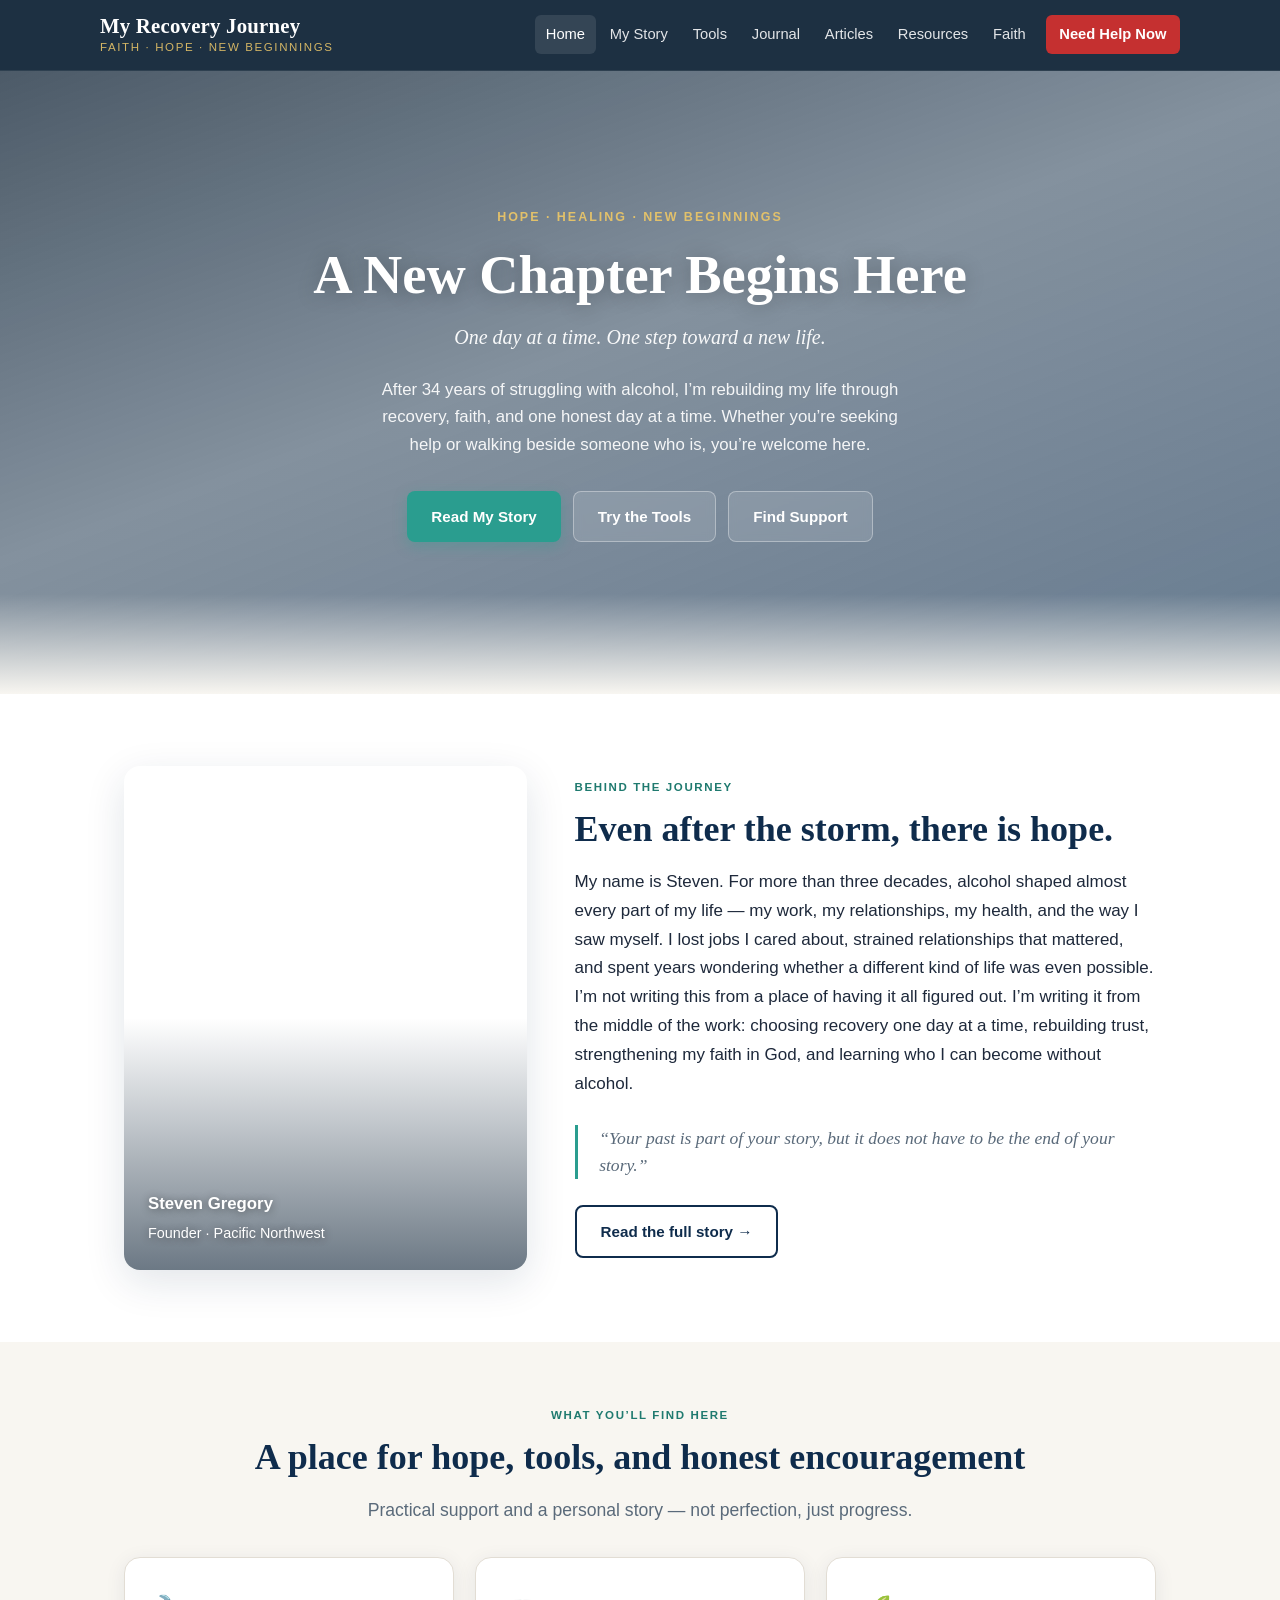
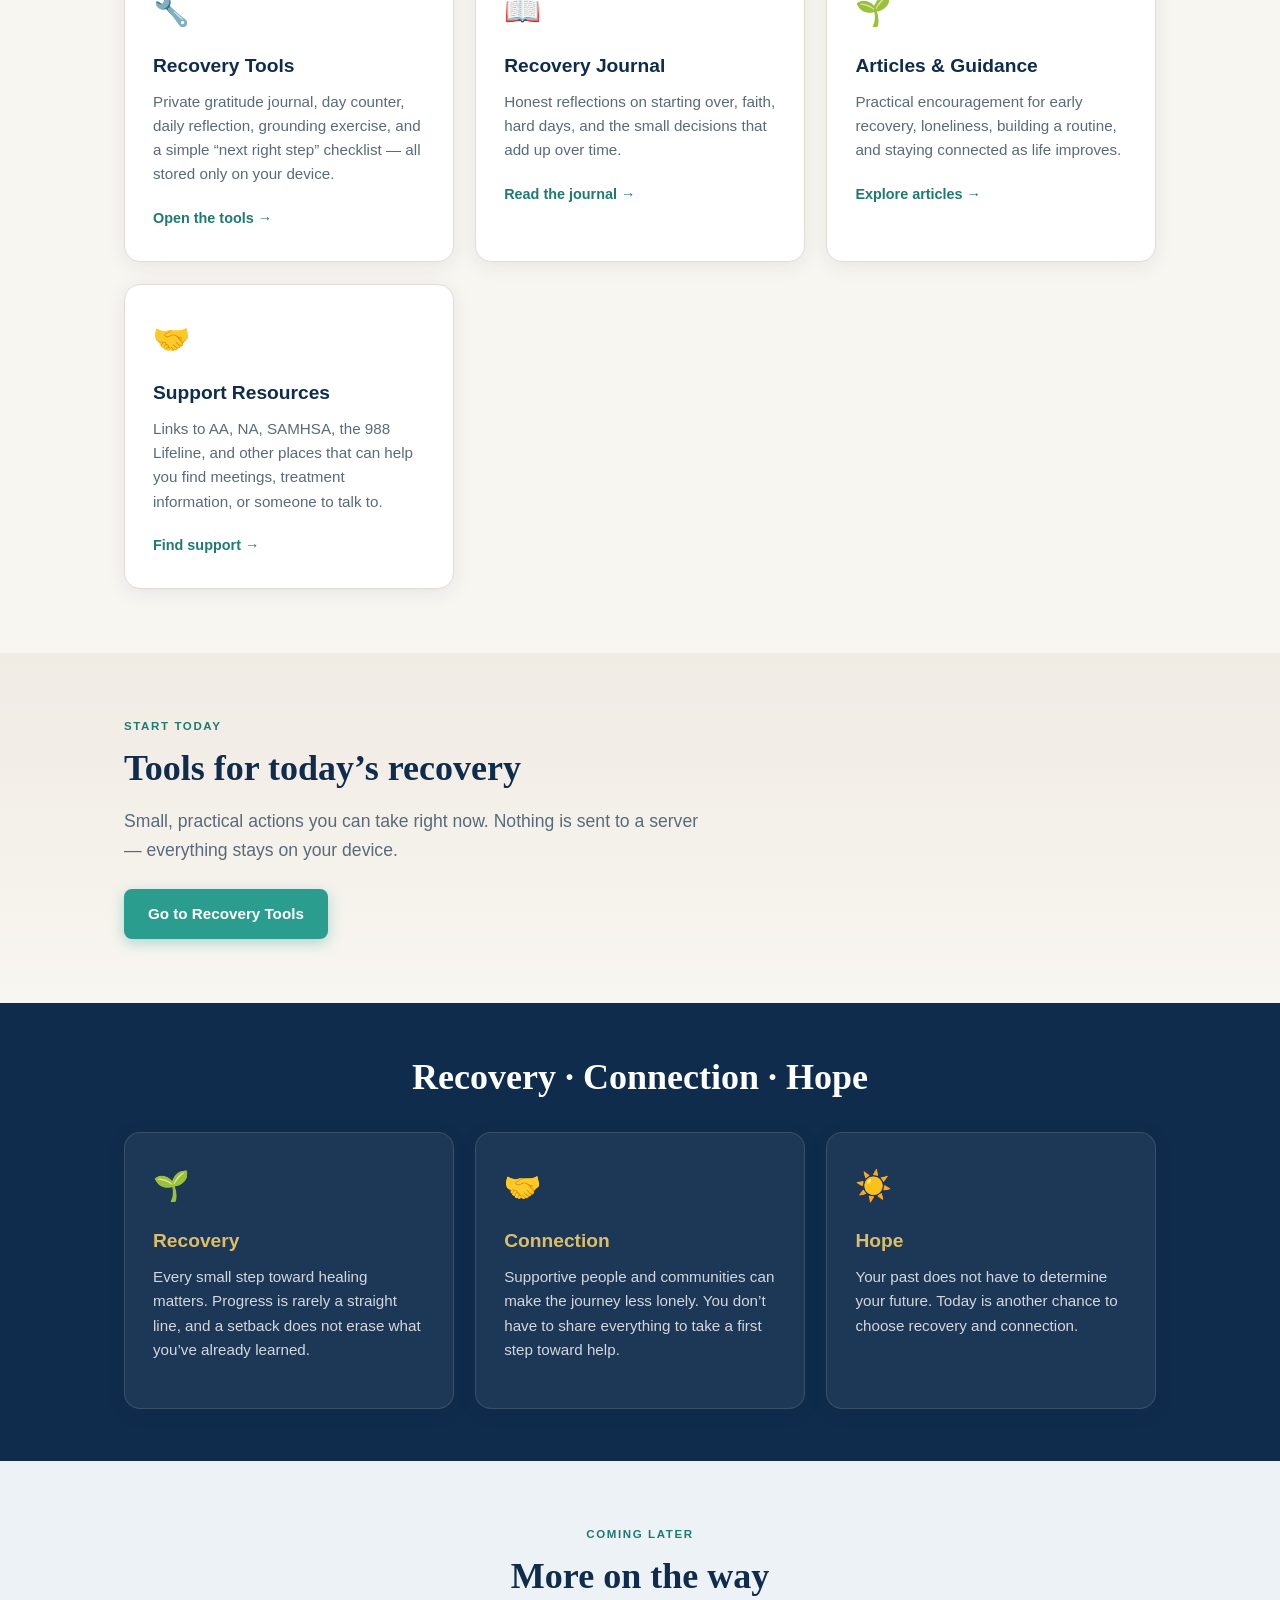
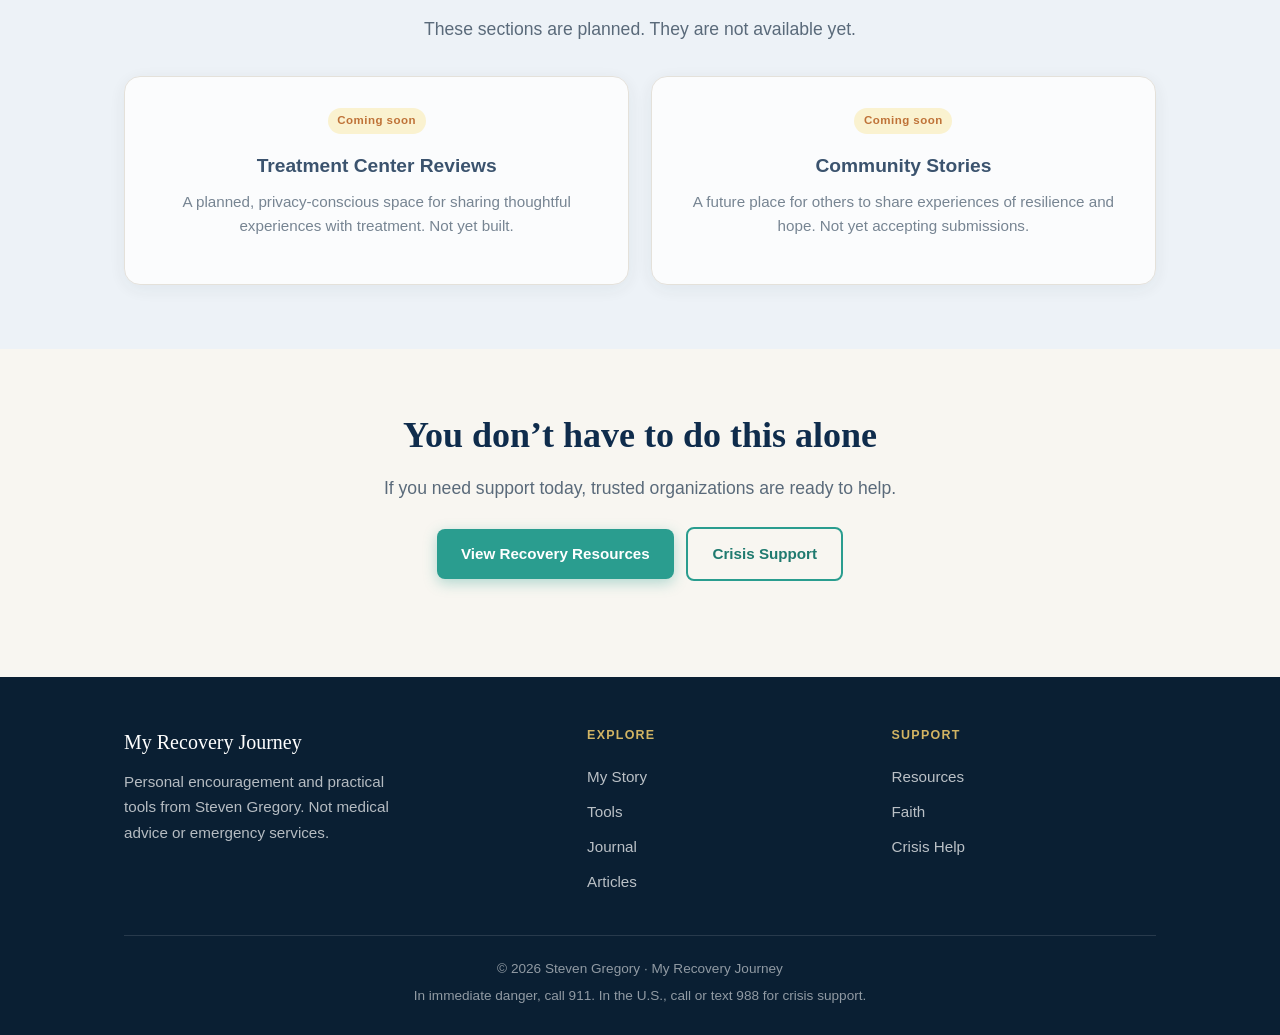
<file: index.html>
<!DOCTYPE html>
<html lang="en">
<head>
  <meta charset="UTF-8" />
  <meta name="viewport" content="width=device-width, initial-scale=1" />
  <title>My Recovery Journey | Steven Gregory</title>
  <meta name="description" content="After 34 years with alcohol, Steven is rebuilding his life through recovery, faith, and one honest day at a time. Practical tools, personal story, and resources." />
  <link rel="stylesheet" href="css/styles.css" />
</head>
<body>
  <header class="site-header">
    <div class="container header-inner">
      <a href="index.html" class="logo">
        My Recovery Journey
        <span>Faith · Hope · New Beginnings</span>
      </a>
      <button class="nav-toggle" aria-label="Menu" aria-expanded="false">☰</button>
      <nav class="main-nav">
        <a href="index.html">Home</a>
        <a href="my-journey.html">My Story</a>
        <a href="recovery-tools.html">Tools</a>
        <a href="journal.html">Journal</a>
        <a href="articles.html">Articles</a>
        <a href="resources.html">Resources</a>
        <a href="faith.html">Faith</a>
        <a href="resources.html#crisis" class="crisis-btn">Need Help Now</a>
      </nav>
    </div>
  </header>

  <section class="hero">
    <div class="container hero-content">
      <p class="hero-tag">Hope · Healing · New Beginnings</p>
      <h1>A New Chapter Begins Here</h1>
      <p class="tagline">One day at a time. One step toward a new life.</p>
      <p class="intro">
        After 34 years of struggling with alcohol, I’m rebuilding my life through recovery, faith, and one honest day at a time. Whether you’re seeking help or walking beside someone who is, you’re welcome here.
      </p>
      <div class="hero-actions">
        <a href="my-journey.html" class="btn btn-primary">Read My Story</a>
        <a href="recovery-tools.html" class="btn btn-secondary">Try the Tools</a>
        <a href="resources.html" class="btn btn-secondary">Find Support</a>
      </div>
    </div>
  </section>

  <section class="story-section">
    <div class="container">
      <div class="story-grid">
        <div class="story-photo">
          <div class="photo-caption">
            <strong>Steven Gregory</strong>
            Founder · Pacific Northwest
          </div>
        </div>
        <div class="story-content">
          <p class="section-label">Behind the Journey</p>
          <h2>Even after the storm, there is hope.</h2>
          <p>
            My name is Steven. For more than three decades, alcohol shaped almost every part of my life — my work, my relationships, my health, and the way I saw myself. I lost jobs I cared about, strained relationships that mattered, and spent years wondering whether a different kind of life was even possible.
          </p>
          <p>
            I’m not writing this from a place of having it all figured out. I’m writing it from the middle of the work: choosing recovery one day at a time, rebuilding trust, strengthening my faith in God, and learning who I can become without alcohol.
          </p>
          <blockquote>
            “Your past is part of your story, but it does not have to be the end of your story.”
          </blockquote>
          <a href="my-journey.html" class="btn btn-outline">Read the full story →</a>
        </div>
      </div>
    </div>
  </section>

  <section>
    <div class="container">
      <p class="section-label text-center">What You’ll Find Here</p>
      <h2 class="text-center">A place for hope, tools, and honest encouragement</h2>
      <p class="lead text-center" style="margin: 0 auto 0.5rem;">Practical support and a personal story — not perfection, just progress.</p>

      <div class="card-grid">
        <div class="card">
          <div class="card-icon">🔧</div>
          <h3>Recovery Tools</h3>
          <p>Private gratitude journal, day counter, daily reflection, grounding exercise, and a simple “next right step” checklist — all stored only on your device.</p>
          <a href="recovery-tools.html" class="card-link">Open the tools →</a>
        </div>
        <div class="card">
          <div class="card-icon">📖</div>
          <h3>Recovery Journal</h3>
          <p>Honest reflections on starting over, faith, hard days, and the small decisions that add up over time.</p>
          <a href="journal.html" class="card-link">Read the journal →</a>
        </div>
        <div class="card">
          <div class="card-icon">🌱</div>
          <h3>Articles &amp; Guidance</h3>
          <p>Practical encouragement for early recovery, loneliness, building a routine, and staying connected as life improves.</p>
          <a href="articles.html" class="card-link">Explore articles →</a>
        </div>
        <div class="card">
          <div class="card-icon">🤝</div>
          <h3>Support Resources</h3>
          <p>Links to AA, NA, SAMHSA, the 988 Lifeline, and other places that can help you find meetings, treatment information, or someone to talk to.</p>
          <a href="resources.html" class="card-link">Find support →</a>
        </div>
      </div>
    </div>
  </section>

  <section class="tools-section">
    <div class="container">
      <p class="section-label">Start Today</p>
      <h2>Tools for today’s recovery</h2>
      <p class="lead">Small, practical actions you can take right now. Nothing is sent to a server — everything stays on your device.</p>
      <div class="mt-3">
        <a href="recovery-tools.html" class="btn btn-primary">Go to Recovery Tools</a>
      </div>
    </div>
  </section>

  <section class="values-strip">
    <div class="container">
      <h2>Recovery · Connection · Hope</h2>
      <div class="card-grid">
        <div class="card">
          <div class="card-icon">🌱</div>
          <h3>Recovery</h3>
          <p>Every small step toward healing matters. Progress is rarely a straight line, and a setback does not erase what you’ve already learned.</p>
        </div>
        <div class="card">
          <div class="card-icon">🤝</div>
          <h3>Connection</h3>
          <p>Supportive people and communities can make the journey less lonely. You don’t have to share everything to take a first step toward help.</p>
        </div>
        <div class="card">
          <div class="card-icon">☀️</div>
          <h3>Hope</h3>
          <p>Your past does not have to determine your future. Today is another chance to choose recovery and connection.</p>
        </div>
      </div>
    </div>
  </section>

  <section style="background:#edf2f7;">
    <div class="container text-center">
      <p class="section-label">Coming Later</p>
      <h2>More on the way</h2>
      <p class="lead" style="margin:0 auto 1.5rem;">These sections are planned. They are not available yet.</p>
      <div class="card-grid">
        <div class="card coming-soon">
          <span class="badge">Coming soon</span>
          <h3 class="mt-2">Treatment Center Reviews</h3>
          <p>A planned, privacy-conscious space for sharing thoughtful experiences with treatment. Not yet built.</p>
        </div>
        <div class="card coming-soon">
          <span class="badge">Coming soon</span>
          <h3 class="mt-2">Community Stories</h3>
          <p>A future place for others to share experiences of resilience and hope. Not yet accepting submissions.</p>
        </div>
      </div>
    </div>
  </section>

  <section>
    <div class="container text-center">
      <h2>You don’t have to do this alone</h2>
      <p class="lead" style="margin:0 auto 1.5rem;">If you need support today, trusted organizations are ready to help.</p>
      <a href="resources.html" class="btn btn-primary">View Recovery Resources</a>
      <a href="resources.html#crisis" class="btn btn-teal-outline" style="margin-left:0.5rem;">Crisis Support</a>
    </div>
  </section>

  <footer class="site-footer">
    <div class="container">
      <div class="footer-grid">
        <div>
          <div class="footer-brand">My Recovery Journey</div>
          <p style="font-size:0.95rem;opacity:0.85;max-width:280px;">
            Personal encouragement and practical tools from Steven Gregory. Not medical advice or emergency services.
          </p>
        </div>
        <div class="footer-links">
          <h4>Explore</h4>
          <a href="my-journey.html">My Story</a>
          <a href="recovery-tools.html">Tools</a>
          <a href="journal.html">Journal</a>
          <a href="articles.html">Articles</a>
        </div>
        <div class="footer-links">
          <h4>Support</h4>
          <a href="resources.html">Resources</a>
          <a href="faith.html">Faith</a>
          <a href="resources.html#crisis">Crisis Help</a>
        </div>
      </div>
      <div class="footer-bottom">
        <p>© 2026 Steven Gregory · My Recovery Journey</p>
        <p style="margin-top:0.35rem;">In immediate danger, call 911. In the U.S., call or text 988 for crisis support.</p>
      </div>
    </div>
  </footer>

  <script src="js/main.js"></script>
</body>
</html>
</file>
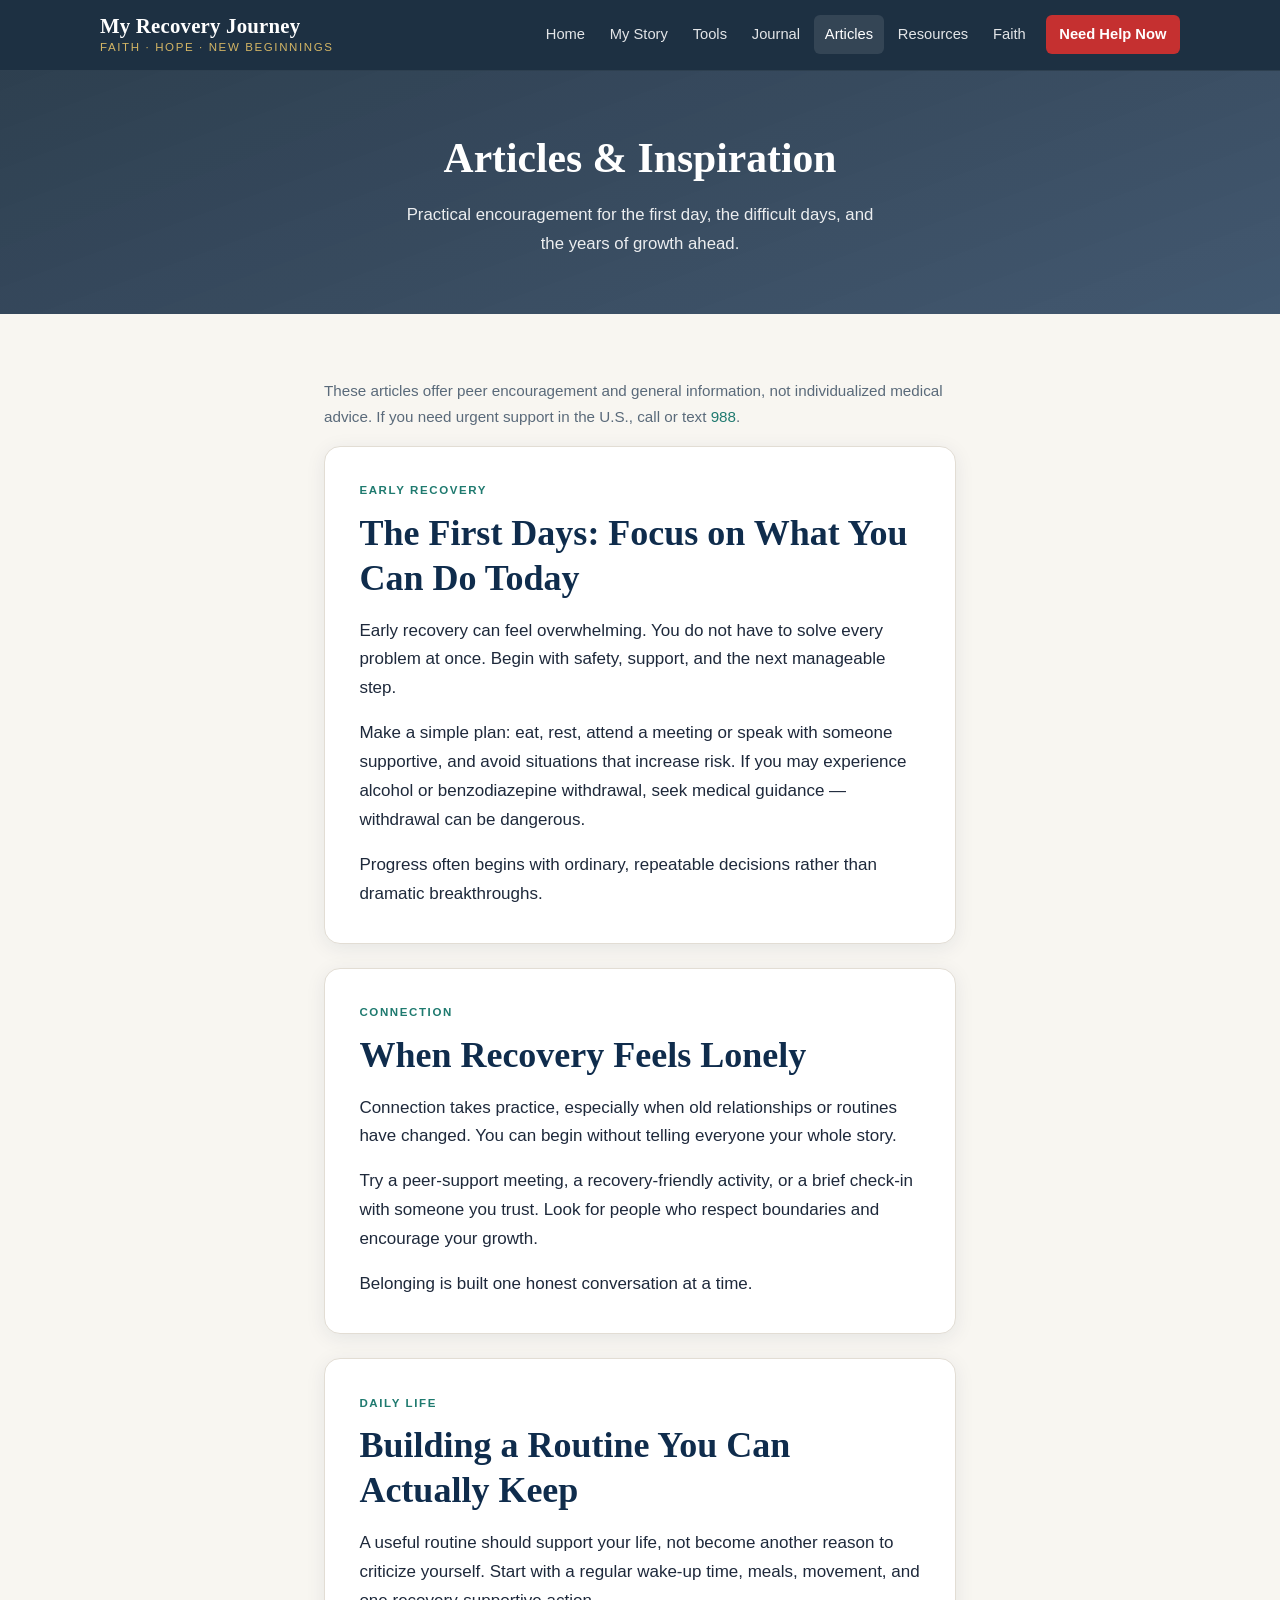
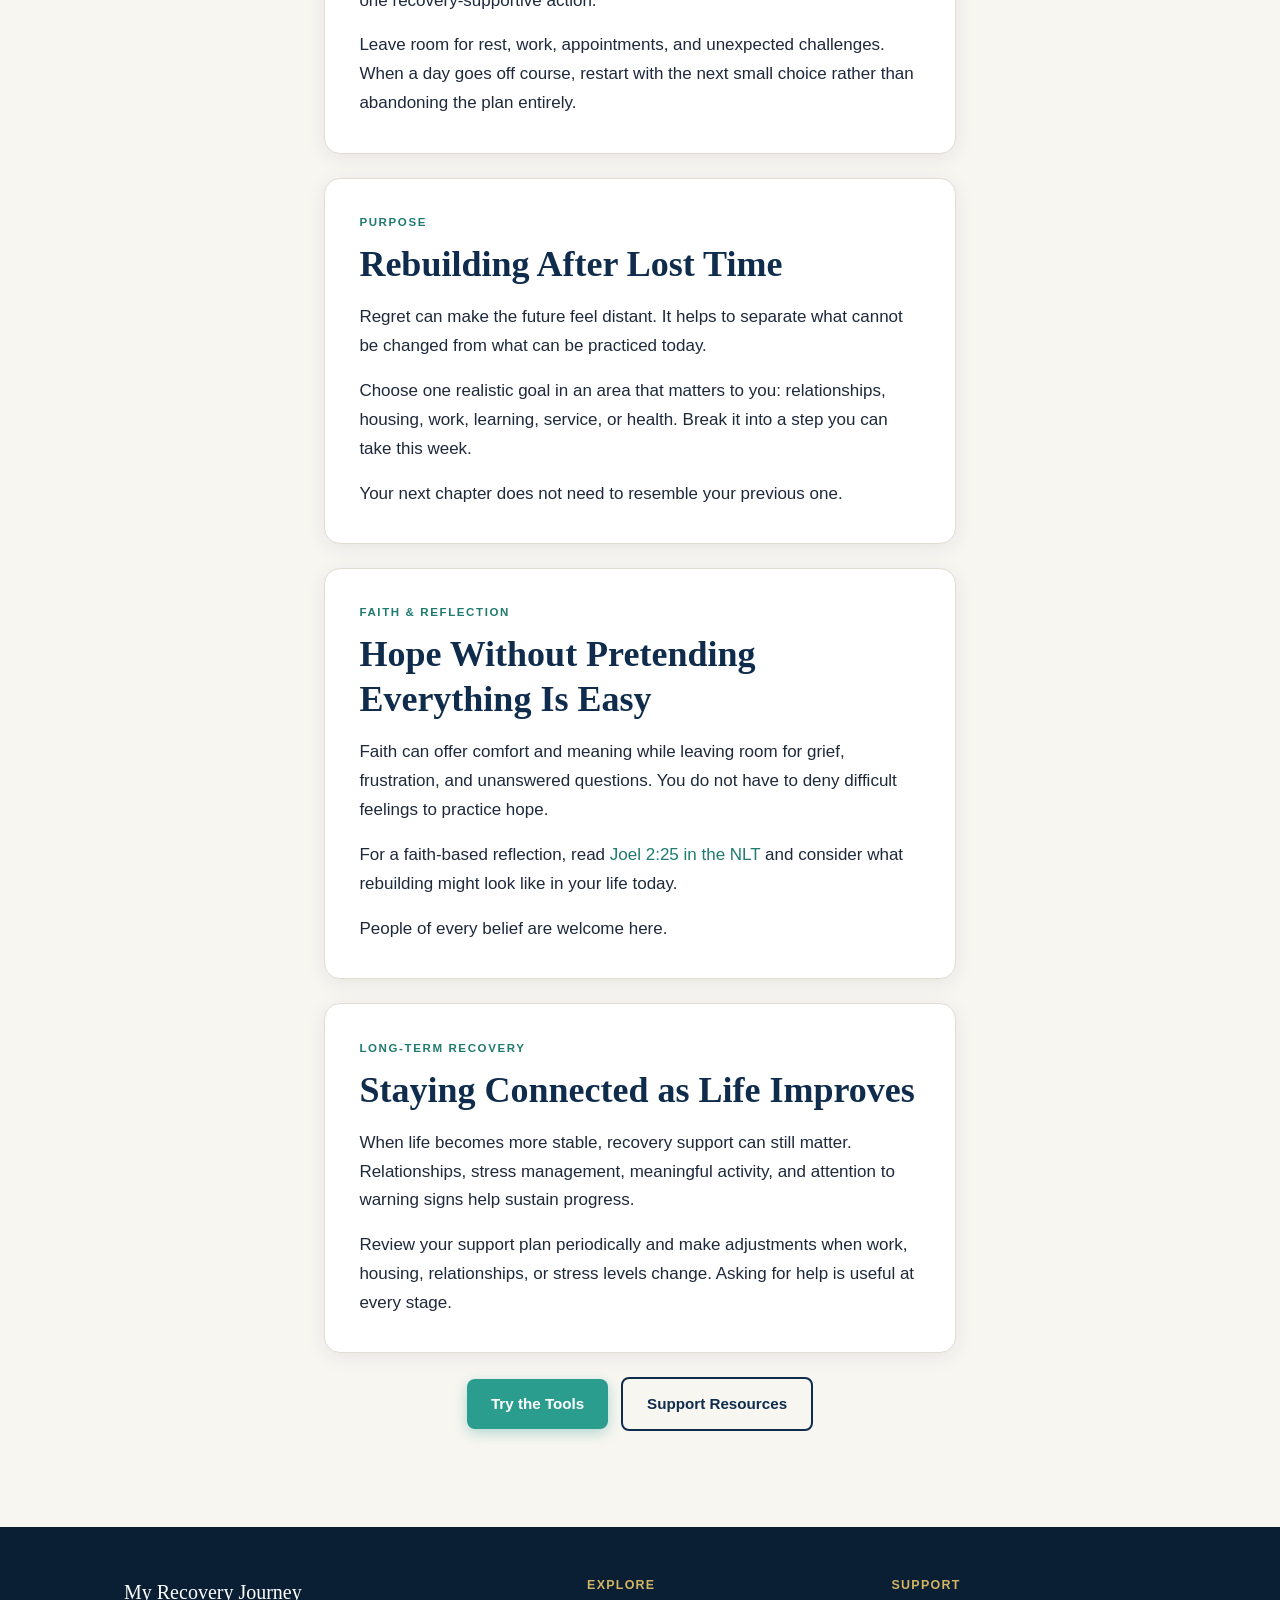
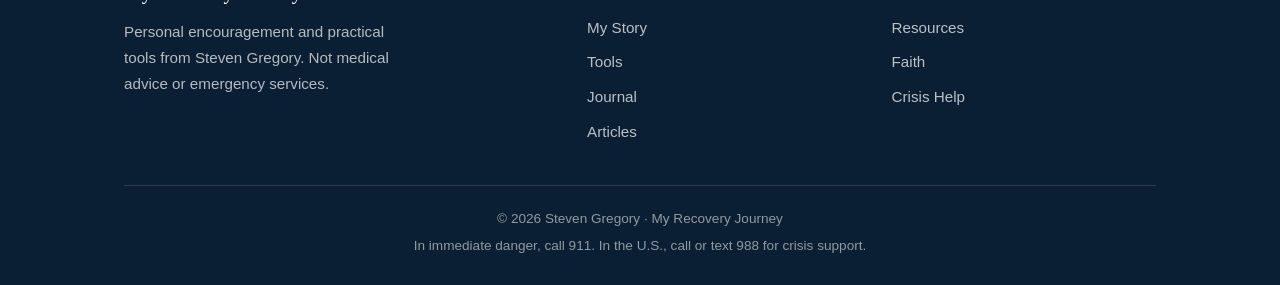
<file: articles.html>
<!DOCTYPE html>
<html lang="en">
<head>
  <meta charset="UTF-8" />
  <meta name="viewport" content="width=device-width, initial-scale=1" />
  <title>Articles &amp; Inspiration | My Recovery Journey</title>
  <meta name="description" content="Practical recovery articles on early days, loneliness, routines, rebuilding after lost time, and staying connected." />
  <link rel="stylesheet" href="css/styles.css" />
</head>
<body>
  <header class="site-header">
    <div class="container header-inner">
      <a href="index.html" class="logo">
        My Recovery Journey
        <span>Faith · Hope · New Beginnings</span>
      </a>
      <button class="nav-toggle" aria-label="Menu" aria-expanded="false">☰</button>
      <nav class="main-nav">
        <a href="index.html">Home</a>
        <a href="my-journey.html">My Story</a>
        <a href="recovery-tools.html">Tools</a>
        <a href="journal.html">Journal</a>
        <a href="articles.html">Articles</a>
        <a href="resources.html">Resources</a>
        <a href="faith.html">Faith</a>
        <a href="resources.html#crisis" class="crisis-btn">Need Help Now</a>
      </nav>
    </div>
  </header>

  <div class="page-hero">
    <div class="container">
      <h1>Articles &amp; Inspiration</h1>
      <p>Practical encouragement for the first day, the difficult days, and the years of growth ahead.</p>
    </div>
  </div>

  <section>
    <div class="container container-narrow">
      <p class="muted mb-2" style="font-size:0.95rem;">
        These articles offer peer encouragement and general information, not individualized medical advice. If you need urgent support in the U.S., call or text <a href="https://988lifeline.org/" target="_blank" rel="noopener">988</a>.
      </p>

      <div class="content-block">
        <p class="section-label">Early recovery</p>
        <h2>The First Days: Focus on What You Can Do Today</h2>
        <p>
          Early recovery can feel overwhelming. You do not have to solve every problem at once. Begin with safety, support, and the next manageable step.
        </p>
        <p>
          Make a simple plan: eat, rest, attend a meeting or speak with someone supportive, and avoid situations that increase risk. If you may experience alcohol or benzodiazepine withdrawal, seek medical guidance — withdrawal can be dangerous.
        </p>
        <p>
          Progress often begins with ordinary, repeatable decisions rather than dramatic breakthroughs.
        </p>
      </div>

      <div class="content-block">
        <p class="section-label">Connection</p>
        <h2>When Recovery Feels Lonely</h2>
        <p>
          Connection takes practice, especially when old relationships or routines have changed. You can begin without telling everyone your whole story.
        </p>
        <p>
          Try a peer-support meeting, a recovery-friendly activity, or a brief check-in with someone you trust. Look for people who respect boundaries and encourage your growth.
        </p>
        <p>
          Belonging is built one honest conversation at a time.
        </p>
      </div>

      <div class="content-block">
        <p class="section-label">Daily life</p>
        <h2>Building a Routine You Can Actually Keep</h2>
        <p>
          A useful routine should support your life, not become another reason to criticize yourself. Start with a regular wake-up time, meals, movement, and one recovery-supportive action.
        </p>
        <p>
          Leave room for rest, work, appointments, and unexpected challenges. When a day goes off course, restart with the next small choice rather than abandoning the plan entirely.
        </p>
      </div>

      <div class="content-block">
        <p class="section-label">Purpose</p>
        <h2>Rebuilding After Lost Time</h2>
        <p>
          Regret can make the future feel distant. It helps to separate what cannot be changed from what can be practiced today.
        </p>
        <p>
          Choose one realistic goal in an area that matters to you: relationships, housing, work, learning, service, or health. Break it into a step you can take this week.
        </p>
        <p>
          Your next chapter does not need to resemble your previous one.
        </p>
      </div>

      <div class="content-block">
        <p class="section-label">Faith &amp; reflection</p>
        <h2>Hope Without Pretending Everything Is Easy</h2>
        <p>
          Faith can offer comfort and meaning while leaving room for grief, frustration, and unanswered questions. You do not have to deny difficult feelings to practice hope.
        </p>
        <p>
          For a faith-based reflection, read <a href="https://www.biblegateway.com/passage/?search=Joel%202%3A25&version=NLT" target="_blank" rel="noopener">Joel 2:25 in the NLT</a> and consider what rebuilding might look like in your life today.
        </p>
        <p>
          People of every belief are welcome here.
        </p>
      </div>

      <div class="content-block">
        <p class="section-label">Long-term recovery</p>
        <h2>Staying Connected as Life Improves</h2>
        <p>
          When life becomes more stable, recovery support can still matter. Relationships, stress management, meaningful activity, and attention to warning signs help sustain progress.
        </p>
        <p>
          Review your support plan periodically and make adjustments when work, housing, relationships, or stress levels change. Asking for help is useful at every stage.
        </p>
      </div>

      <p class="text-center mt-3">
        <a href="recovery-tools.html" class="btn btn-primary">Try the Tools</a>
        <a href="resources.html" class="btn btn-outline" style="margin-left:0.5rem;">Support Resources</a>
      </p>
    </div>
  </section>

  <footer class="site-footer">
    <div class="container">
      <div class="footer-grid">
        <div>
          <div class="footer-brand">My Recovery Journey</div>
          <p style="font-size:0.95rem;opacity:0.85;max-width:280px;">
            Personal encouragement and practical tools from Steven Gregory. Not medical advice or emergency services.
          </p>
        </div>
        <div class="footer-links">
          <h4>Explore</h4>
          <a href="my-journey.html">My Story</a>
          <a href="recovery-tools.html">Tools</a>
          <a href="journal.html">Journal</a>
          <a href="articles.html">Articles</a>
        </div>
        <div class="footer-links">
          <h4>Support</h4>
          <a href="resources.html">Resources</a>
          <a href="faith.html">Faith</a>
          <a href="resources.html#crisis">Crisis Help</a>
        </div>
      </div>
      <div class="footer-bottom">
        <p>© 2026 Steven Gregory · My Recovery Journey</p>
        <p style="margin-top:0.35rem;">In immediate danger, call 911. In the U.S., call or text 988 for crisis support.</p>
      </div>
    </div>
  </footer>

  <script src="js/main.js"></script>
</body>
</html>
</file>
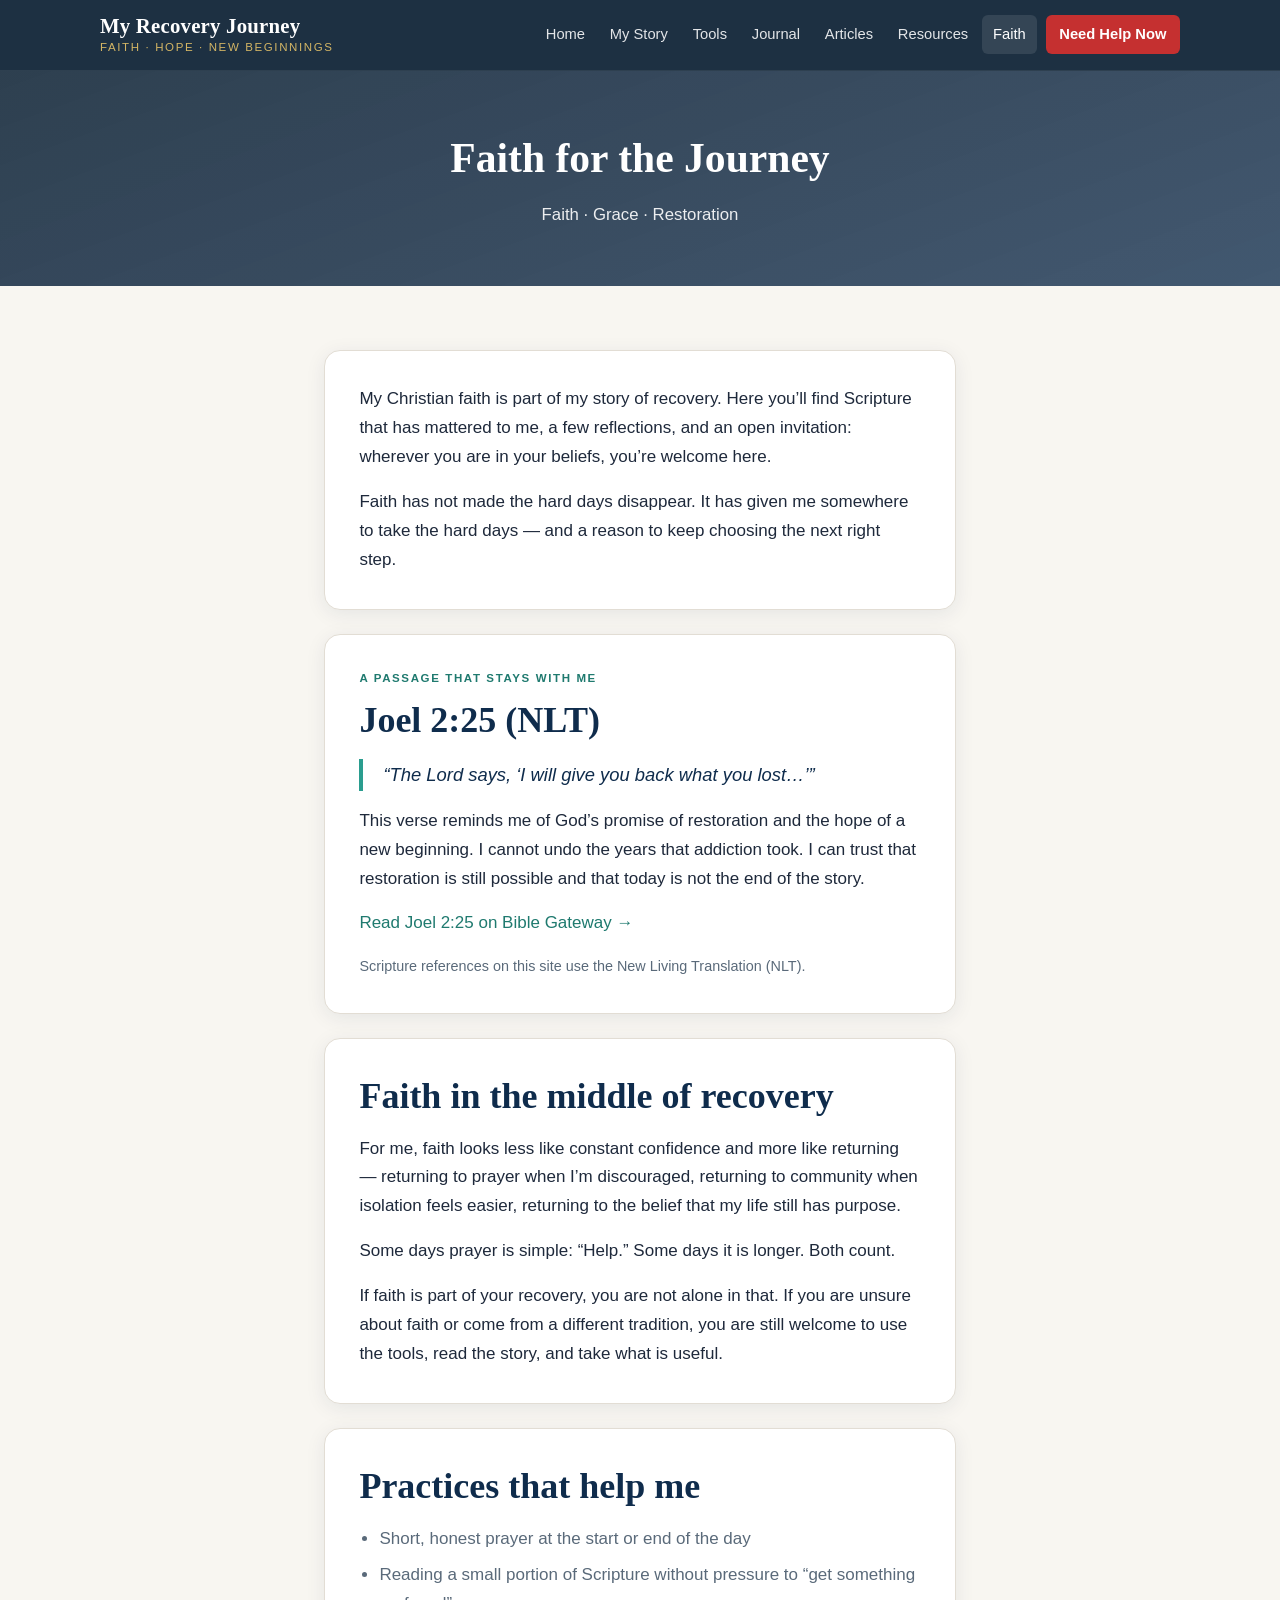
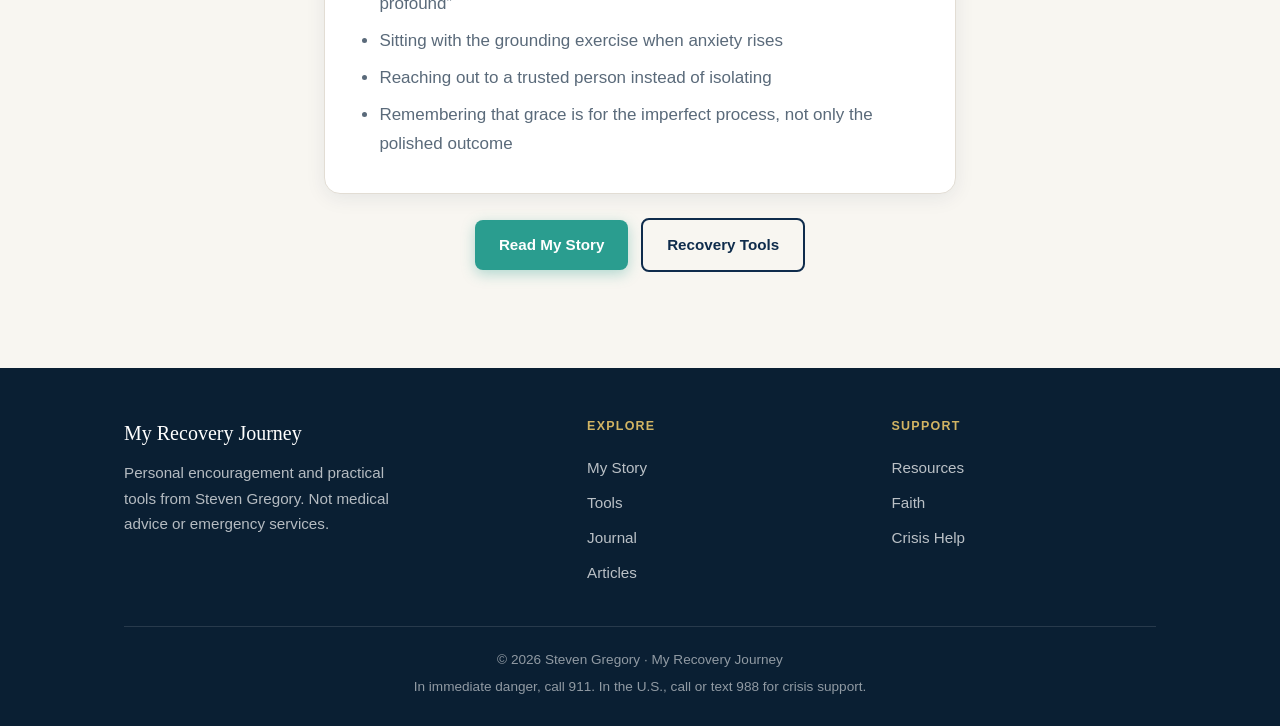
<file: faith.html>
<!DOCTYPE html>
<html lang="en">
<head>
  <meta charset="UTF-8" />
  <meta name="viewport" content="width=device-width, initial-scale=1" />
  <title>Faith for the Journey | My Recovery Journey</title>
  <meta name="description" content="Christian faith as part of recovery — Scripture, reflection, and welcome for people of every belief." />
  <link rel="stylesheet" href="css/styles.css" />
</head>
<body>
  <header class="site-header">
    <div class="container header-inner">
      <a href="index.html" class="logo">
        My Recovery Journey
        <span>Faith · Hope · New Beginnings</span>
      </a>
      <button class="nav-toggle" aria-label="Menu" aria-expanded="false">☰</button>
      <nav class="main-nav">
        <a href="index.html">Home</a>
        <a href="my-journey.html">My Story</a>
        <a href="recovery-tools.html">Tools</a>
        <a href="journal.html">Journal</a>
        <a href="articles.html">Articles</a>
        <a href="resources.html">Resources</a>
        <a href="faith.html">Faith</a>
        <a href="resources.html#crisis" class="crisis-btn">Need Help Now</a>
      </nav>
    </div>
  </header>

  <div class="page-hero">
    <div class="container">
      <h1>Faith for the Journey</h1>
      <p>Faith · Grace · Restoration</p>
    </div>
  </div>

  <section>
    <div class="container container-narrow">
      <div class="content-block">
        <p>
          My Christian faith is part of my story of recovery. Here you’ll find Scripture that has mattered to me, a few reflections, and an open invitation: wherever you are in your beliefs, you’re welcome here.
        </p>
        <p>
          Faith has not made the hard days disappear. It has given me somewhere to take the hard days — and a reason to keep choosing the next right step.
        </p>
      </div>

      <div class="content-block">
        <p class="section-label">A passage that stays with me</p>
        <h2>Joel 2:25 (NLT)</h2>
        <blockquote style="border-left:4px solid var(--teal);padding-left:1.25rem;margin:1rem 0;font-size:1.15rem;font-style:italic;color:var(--navy);">
          “The Lord says, ‘I will give you back what you lost…’”
        </blockquote>
        <p>
          This verse reminds me of God’s promise of restoration and the hope of a new beginning. I cannot undo the years that addiction took. I can trust that restoration is still possible and that today is not the end of the story.
        </p>
        <p>
          <a href="https://www.biblegateway.com/passage/?search=Joel%202%3A25&version=NLT" target="_blank" rel="noopener">Read Joel 2:25 on Bible Gateway →</a>
        </p>
        <p class="muted mt-2" style="font-size:0.9rem;">
          Scripture references on this site use the New Living Translation (NLT).
        </p>
      </div>

      <div class="content-block">
        <h2>Faith in the middle of recovery</h2>
        <p>
          For me, faith looks less like constant confidence and more like returning — returning to prayer when I’m discouraged, returning to community when isolation feels easier, returning to the belief that my life still has purpose.
        </p>
        <p>
          Some days prayer is simple: “Help.” Some days it is longer. Both count.
        </p>
        <p>
          If faith is part of your recovery, you are not alone in that. If you are unsure about faith or come from a different tradition, you are still welcome to use the tools, read the story, and take what is useful.
        </p>
      </div>

      <div class="content-block">
        <h2>Practices that help me</h2>
        <ul style="margin-left:1.25rem;color:var(--text-muted);">
          <li style="margin-bottom:0.5rem;">Short, honest prayer at the start or end of the day</li>
          <li style="margin-bottom:0.5rem;">Reading a small portion of Scripture without pressure to “get something profound”</li>
          <li style="margin-bottom:0.5rem;">Sitting with the grounding exercise when anxiety rises</li>
          <li style="margin-bottom:0.5rem;">Reaching out to a trusted person instead of isolating</li>
          <li>Remembering that grace is for the imperfect process, not only the polished outcome</li>
        </ul>
      </div>

      <p class="text-center mt-3">
        <a href="my-journey.html" class="btn btn-primary">Read My Story</a>
        <a href="recovery-tools.html" class="btn btn-outline" style="margin-left:0.5rem;">Recovery Tools</a>
      </p>
    </div>
  </section>

  <footer class="site-footer">
    <div class="container">
      <div class="footer-grid">
        <div>
          <div class="footer-brand">My Recovery Journey</div>
          <p style="font-size:0.95rem;opacity:0.85;max-width:280px;">
            Personal encouragement and practical tools from Steven Gregory. Not medical advice or emergency services.
          </p>
        </div>
        <div class="footer-links">
          <h4>Explore</h4>
          <a href="my-journey.html">My Story</a>
          <a href="recovery-tools.html">Tools</a>
          <a href="journal.html">Journal</a>
          <a href="articles.html">Articles</a>
        </div>
        <div class="footer-links">
          <h4>Support</h4>
          <a href="resources.html">Resources</a>
          <a href="faith.html">Faith</a>
          <a href="resources.html#crisis">Crisis Help</a>
        </div>
      </div>
      <div class="footer-bottom">
        <p>© 2026 Steven Gregory · My Recovery Journey</p>
        <p style="margin-top:0.35rem;">In immediate danger, call 911. In the U.S., call or text 988 for crisis support.</p>
      </div>
    </div>
  </footer>

  <script src="js/main.js"></script>
</body>
</html>
</file>
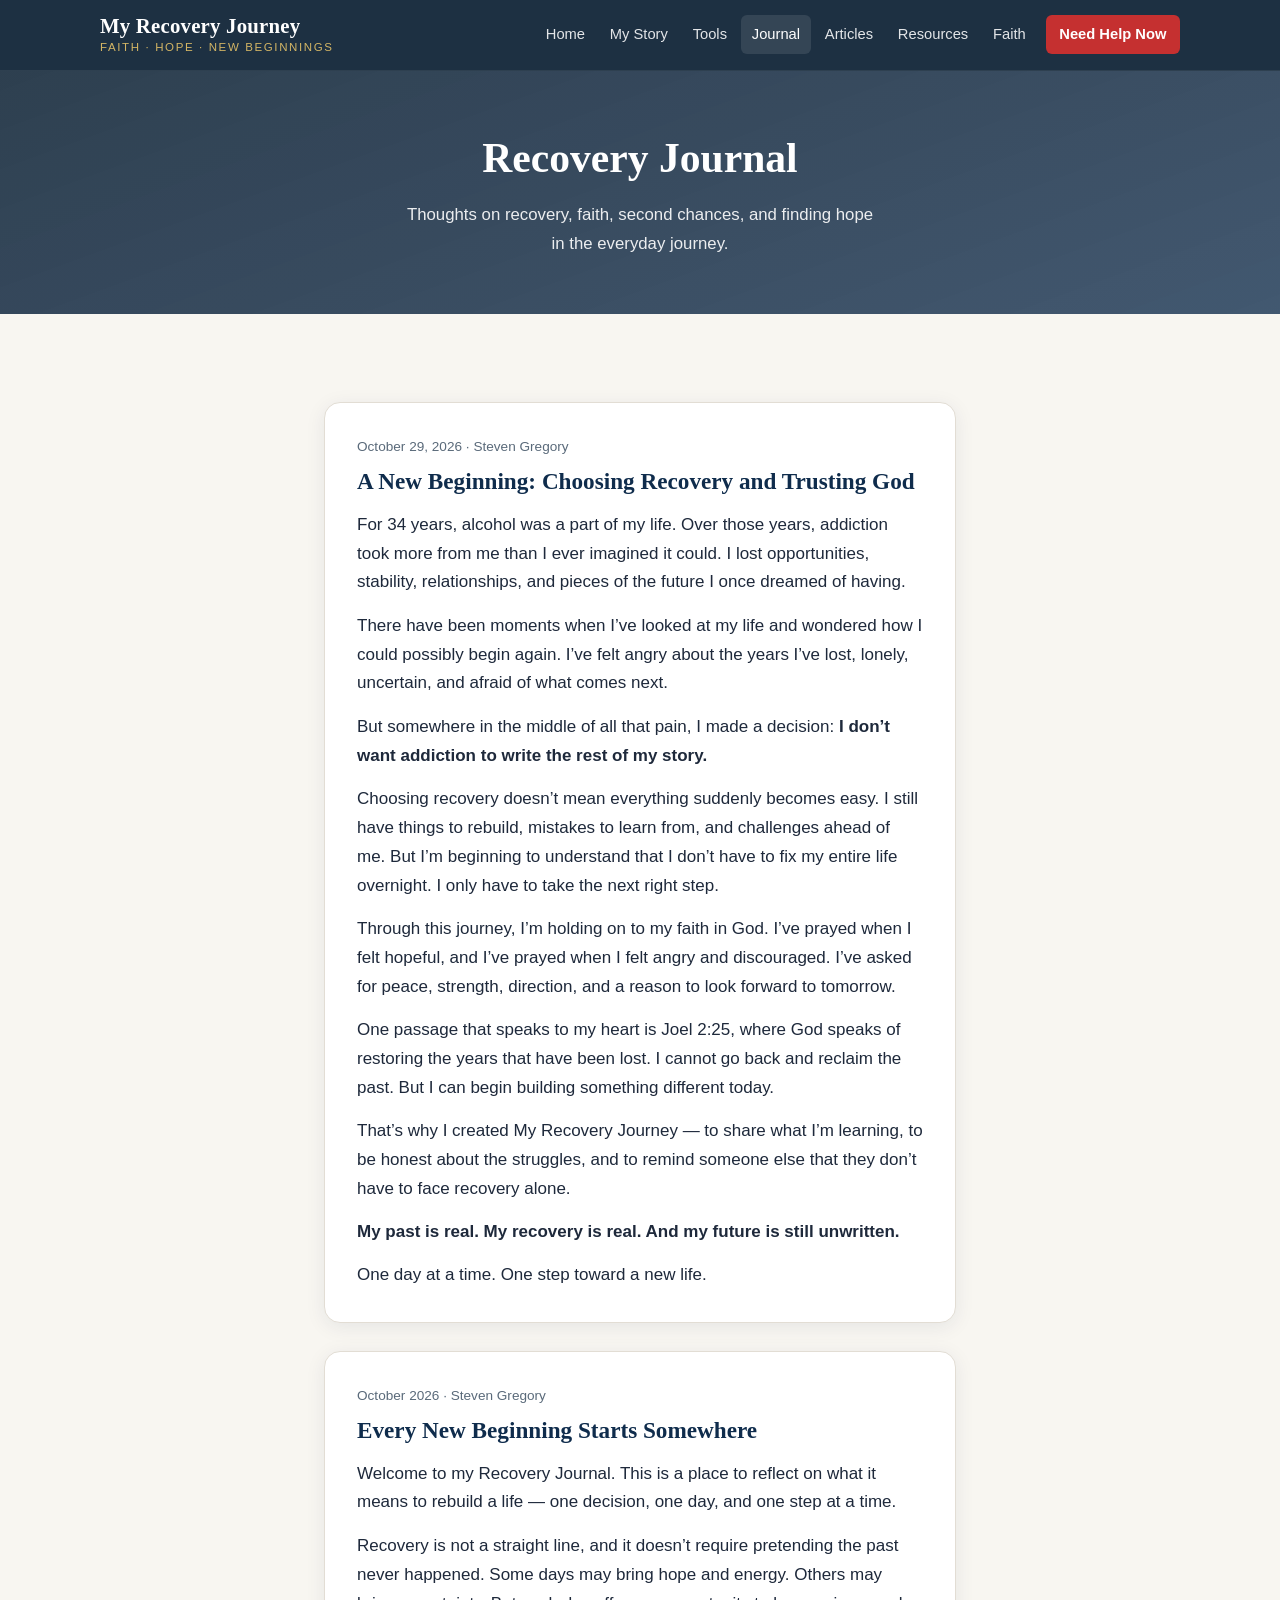
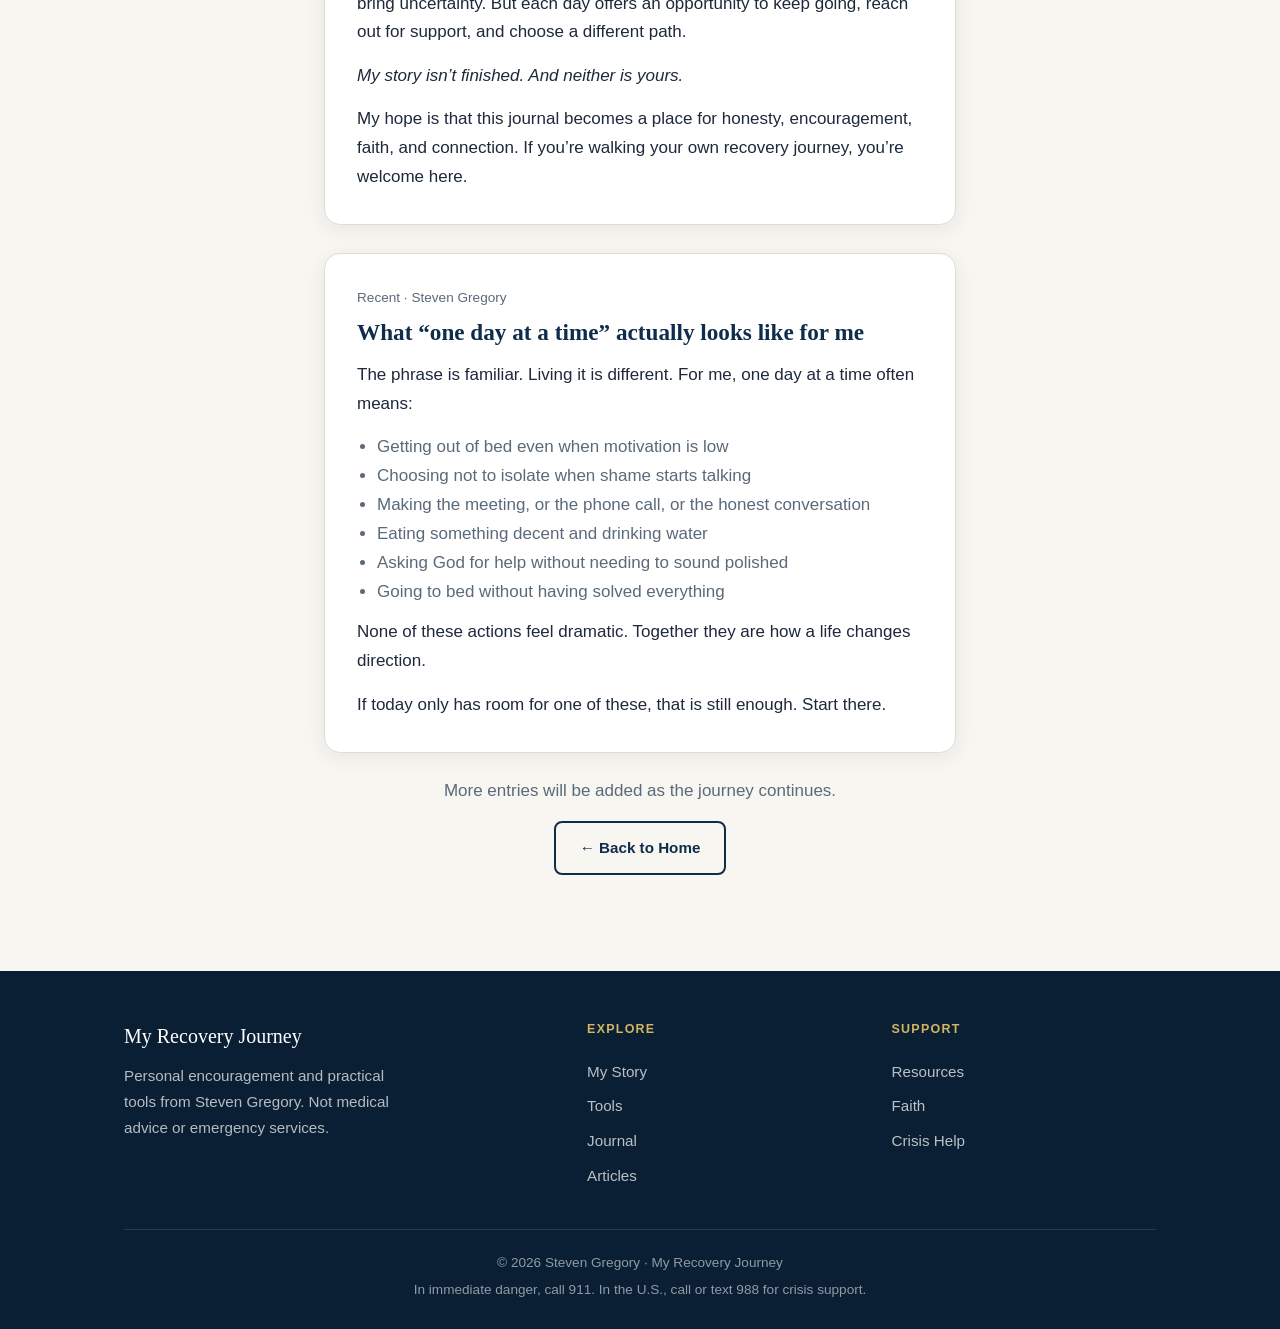
<file: journal.html>
<!DOCTYPE html>
<html lang="en">
<head>
  <meta charset="UTF-8" />
  <meta name="viewport" content="width=device-width, initial-scale=1" />
  <title>Recovery Journal | My Recovery Journey</title>
  <meta name="description" content="Steven’s recovery journal — honest reflections on faith, second chances, and taking life one day at a time." />
  <link rel="stylesheet" href="css/styles.css" />
</head>
<body>
  <header class="site-header">
    <div class="container header-inner">
      <a href="index.html" class="logo">
        My Recovery Journey
        <span>Faith · Hope · New Beginnings</span>
      </a>
      <button class="nav-toggle" aria-label="Menu" aria-expanded="false">☰</button>
      <nav class="main-nav">
        <a href="index.html">Home</a>
        <a href="my-journey.html">My Story</a>
        <a href="recovery-tools.html">Tools</a>
        <a href="journal.html">Journal</a>
        <a href="articles.html">Articles</a>
        <a href="resources.html">Resources</a>
        <a href="faith.html">Faith</a>
        <a href="resources.html#crisis" class="crisis-btn">Need Help Now</a>
      </nav>
    </div>
  </header>

  <div class="page-hero">
    <div class="container">
      <h1>Recovery Journal</h1>
      <p>Thoughts on recovery, faith, second chances, and finding hope in the everyday journey.</p>
    </div>
  </div>

  <section>
    <div class="container container-narrow">
      <div class="post-list">

        <article class="post-card">
          <div class="post-meta">October 29, 2026 · Steven Gregory</div>
          <h2>A New Beginning: Choosing Recovery and Trusting God</h2>
          <div class="excerpt">
            <p>
              For 34 years, alcohol was a part of my life. Over those years, addiction took more from me than I ever imagined it could. I lost opportunities, stability, relationships, and pieces of the future I once dreamed of having.
            </p>
            <p>
              There have been moments when I’ve looked at my life and wondered how I could possibly begin again. I’ve felt angry about the years I’ve lost, lonely, uncertain, and afraid of what comes next.
            </p>
            <p>
              But somewhere in the middle of all that pain, I made a decision: <strong>I don’t want addiction to write the rest of my story.</strong>
            </p>
            <p>
              Choosing recovery doesn’t mean everything suddenly becomes easy. I still have things to rebuild, mistakes to learn from, and challenges ahead of me. But I’m beginning to understand that I don’t have to fix my entire life overnight. I only have to take the next right step.
            </p>
            <p>
              Through this journey, I’m holding on to my faith in God. I’ve prayed when I felt hopeful, and I’ve prayed when I felt angry and discouraged. I’ve asked for peace, strength, direction, and a reason to look forward to tomorrow.
            </p>
            <p>
              One passage that speaks to my heart is Joel 2:25, where God speaks of restoring the years that have been lost. I cannot go back and reclaim the past. But I can begin building something different today.
            </p>
            <p>
              That’s why I created My Recovery Journey — to share what I’m learning, to be honest about the struggles, and to remind someone else that they don’t have to face recovery alone.
            </p>
            <p>
              <strong>My past is real. My recovery is real. And my future is still unwritten.</strong>
            </p>
            <p>One day at a time. One step toward a new life.</p>
          </div>
        </article>

        <article class="post-card">
          <div class="post-meta">October 2026 · Steven Gregory</div>
          <h2>Every New Beginning Starts Somewhere</h2>
          <div class="excerpt">
            <p>
              Welcome to my Recovery Journal. This is a place to reflect on what it means to rebuild a life — one decision, one day, and one step at a time.
            </p>
            <p>
              Recovery is not a straight line, and it doesn’t require pretending the past never happened. Some days may bring hope and energy. Others may bring uncertainty. But each day offers an opportunity to keep going, reach out for support, and choose a different path.
            </p>
            <p>
              <em>My story isn’t finished. And neither is yours.</em>
            </p>
            <p>
              My hope is that this journal becomes a place for honesty, encouragement, faith, and connection. If you’re walking your own recovery journey, you’re welcome here.
            </p>
          </div>
        </article>

        <article class="post-card">
          <div class="post-meta">Recent · Steven Gregory</div>
          <h2>What “one day at a time” actually looks like for me</h2>
          <div class="excerpt">
            <p>
              The phrase is familiar. Living it is different. For me, one day at a time often means:
            </p>
            <ul style="margin:0.75rem 0 0.75rem 1.25rem;color:var(--text-muted);">
              <li>Getting out of bed even when motivation is low</li>
              <li>Choosing not to isolate when shame starts talking</li>
              <li>Making the meeting, or the phone call, or the honest conversation</li>
              <li>Eating something decent and drinking water</li>
              <li>Asking God for help without needing to sound polished</li>
              <li>Going to bed without having solved everything</li>
            </ul>
            <p>
              None of these actions feel dramatic. Together they are how a life changes direction.
            </p>
            <p>
              If today only has room for one of these, that is still enough. Start there.
            </p>
          </div>
        </article>

      </div>

      <p class="text-center mt-3 muted">More entries will be added as the journey continues.</p>
      <p class="text-center mt-2">
        <a href="index.html" class="btn btn-outline">← Back to Home</a>
      </p>
    </div>
  </section>

  <footer class="site-footer">
    <div class="container">
      <div class="footer-grid">
        <div>
          <div class="footer-brand">My Recovery Journey</div>
          <p style="font-size:0.95rem;opacity:0.85;max-width:280px;">
            Personal encouragement and practical tools from Steven Gregory. Not medical advice or emergency services.
          </p>
        </div>
        <div class="footer-links">
          <h4>Explore</h4>
          <a href="my-journey.html">My Story</a>
          <a href="recovery-tools.html">Tools</a>
          <a href="journal.html">Journal</a>
          <a href="articles.html">Articles</a>
        </div>
        <div class="footer-links">
          <h4>Support</h4>
          <a href="resources.html">Resources</a>
          <a href="faith.html">Faith</a>
          <a href="resources.html#crisis">Crisis Help</a>
        </div>
      </div>
      <div class="footer-bottom">
        <p>© 2026 Steven Gregory · My Recovery Journey</p>
        <p style="margin-top:0.35rem;">In immediate danger, call 911. In the U.S., call or text 988 for crisis support.</p>
      </div>
    </div>
  </footer>

  <script src="js/main.js"></script>
</body>
</html>
</file>
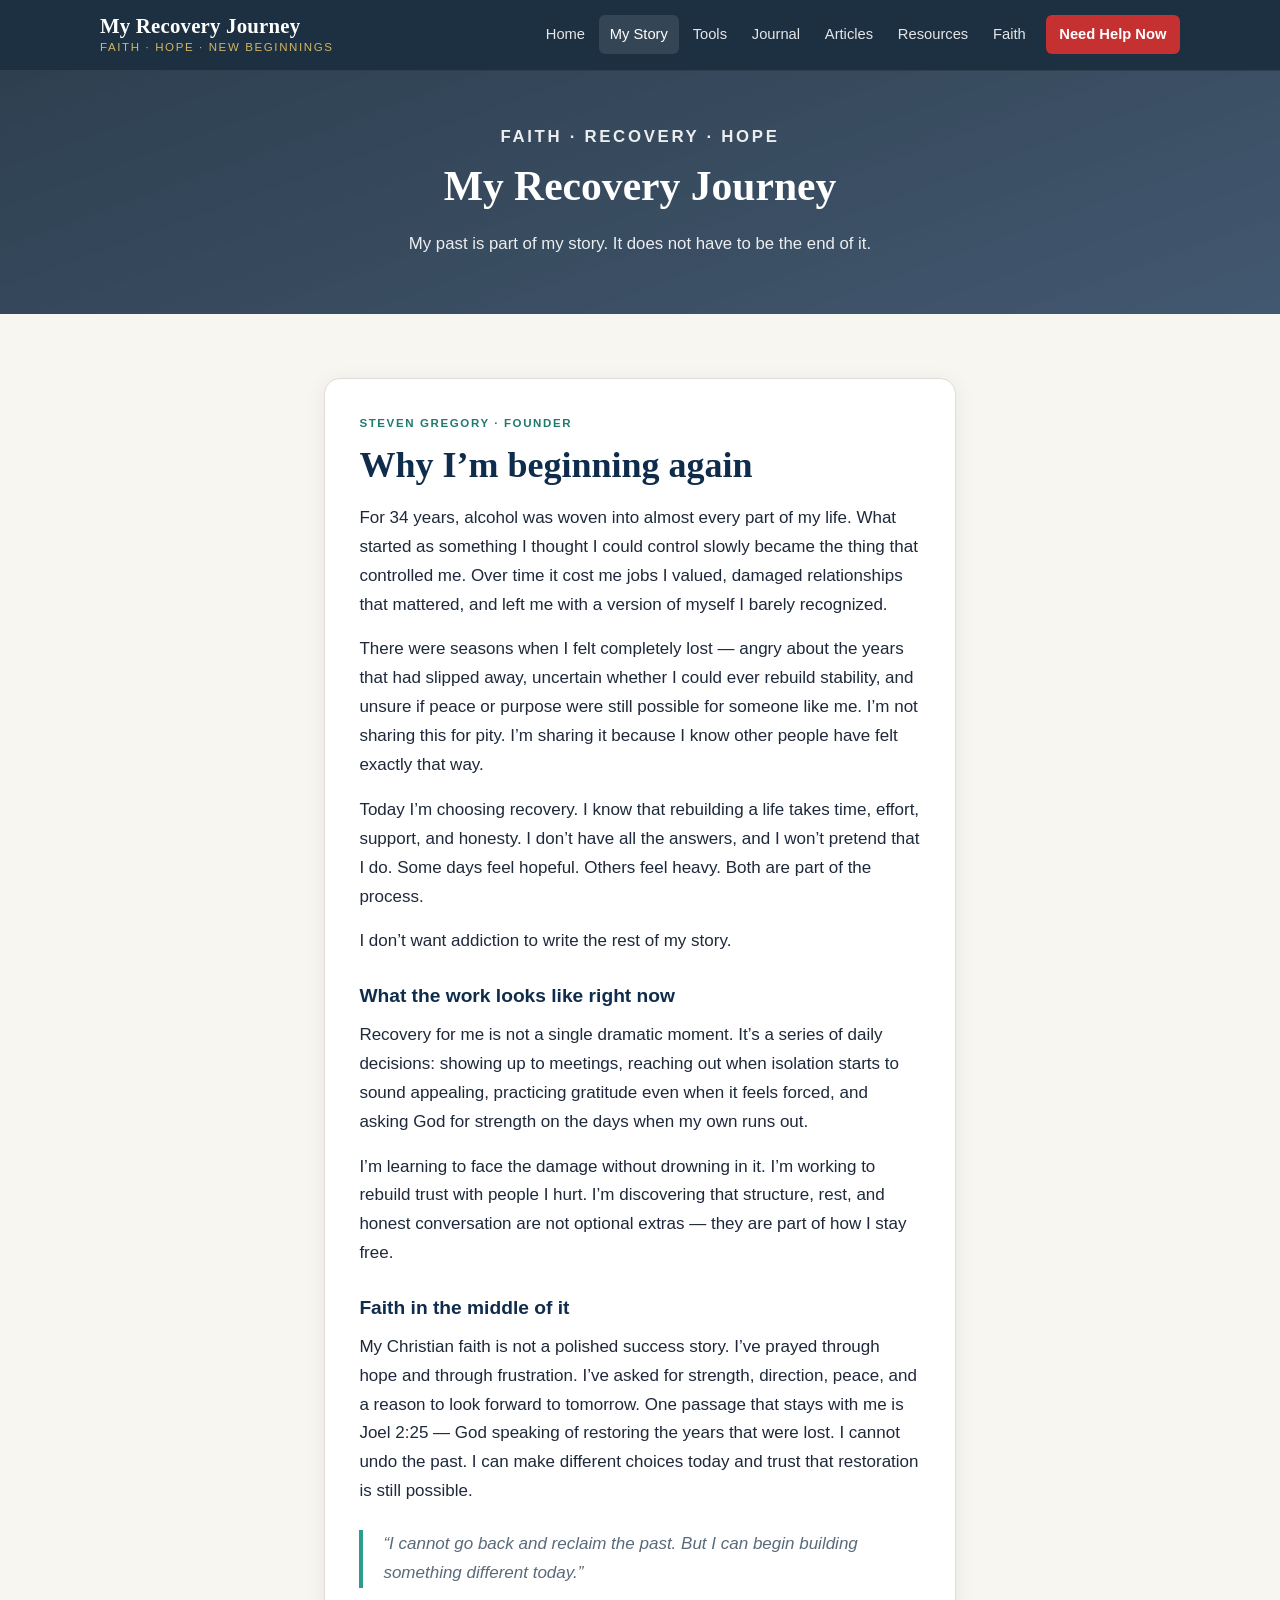
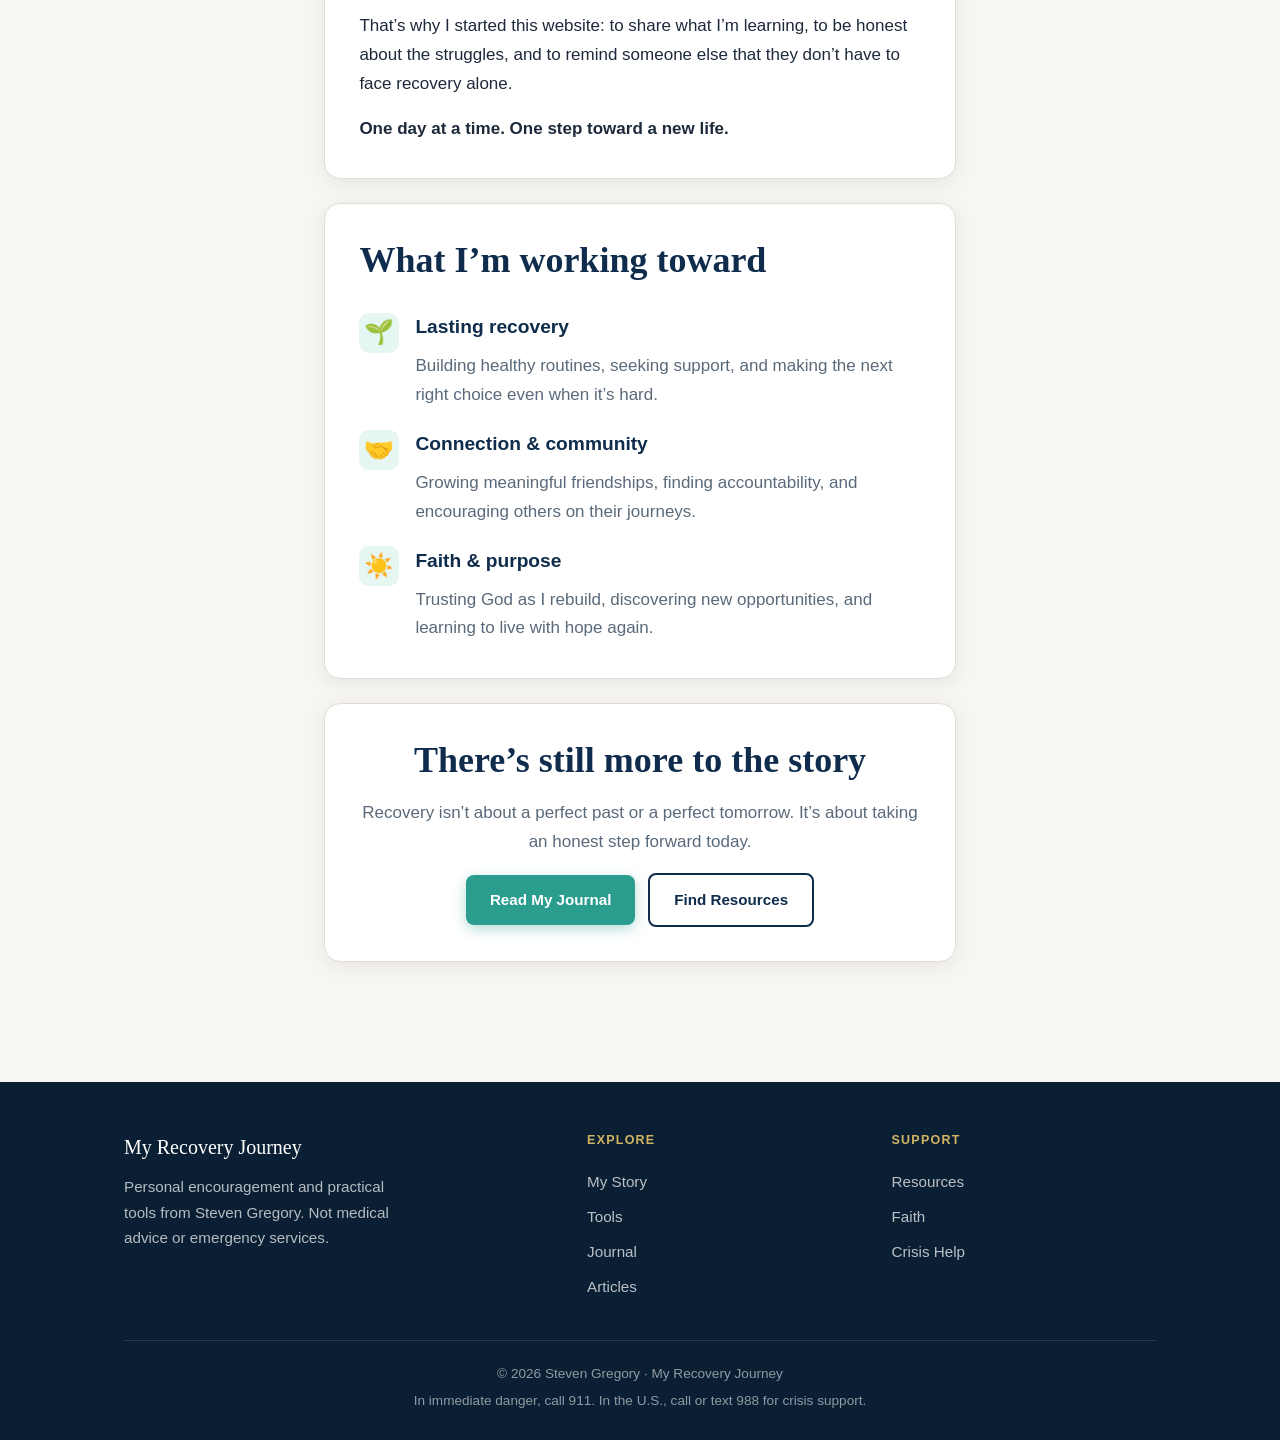
<file: my-journey.html>
<!DOCTYPE html>
<html lang="en">
<head>
  <meta charset="UTF-8" />
  <meta name="viewport" content="width=device-width, initial-scale=1" />
  <title>My Story | My Recovery Journey</title>
  <meta name="description" content="Steven Gregory’s personal recovery story — 34 years with alcohol, the decision to change, and the work of rebuilding through faith and daily choices." />
  <link rel="stylesheet" href="css/styles.css" />
</head>
<body>
  <header class="site-header">
    <div class="container header-inner">
      <a href="index.html" class="logo">
        My Recovery Journey
        <span>Faith · Hope · New Beginnings</span>
      </a>
      <button class="nav-toggle" aria-label="Menu" aria-expanded="false">☰</button>
      <nav class="main-nav">
        <a href="index.html">Home</a>
        <a href="my-journey.html">My Story</a>
        <a href="recovery-tools.html">Tools</a>
        <a href="journal.html">Journal</a>
        <a href="articles.html">Articles</a>
        <a href="resources.html">Resources</a>
        <a href="faith.html">Faith</a>
        <a href="resources.html#crisis" class="crisis-btn">Need Help Now</a>
      </nav>
    </div>
  </header>

  <div class="page-hero">
    <div class="container">
      <p class="hero-tag" style="color:var(--teal-light);">Faith · Recovery · Hope</p>
      <h1>My Recovery Journey</h1>
      <p>My past is part of my story. It does not have to be the end of it.</p>
    </div>
  </div>

  <section>
    <div class="container container-narrow">
      <div class="content-block">
        <p class="section-label">Steven Gregory · Founder</p>
        <h2>Why I’m beginning again</h2>

        <p>
          For 34 years, alcohol was woven into almost every part of my life. What started as something I thought I could control slowly became the thing that controlled me. Over time it cost me jobs I valued, damaged relationships that mattered, and left me with a version of myself I barely recognized.
        </p>

        <p>
          There were seasons when I felt completely lost — angry about the years that had slipped away, uncertain whether I could ever rebuild stability, and unsure if peace or purpose were still possible for someone like me. I’m not sharing this for pity. I’m sharing it because I know other people have felt exactly that way.
        </p>

        <p>
          Today I’m choosing recovery. I know that rebuilding a life takes time, effort, support, and honesty. I don’t have all the answers, and I won’t pretend that I do. Some days feel hopeful. Others feel heavy. Both are part of the process.
        </p>

        <p>
          I don’t want addiction to write the rest of my story.
        </p>

        <h3 class="mt-3">What the work looks like right now</h3>
        <p>
          Recovery for me is not a single dramatic moment. It’s a series of daily decisions: showing up to meetings, reaching out when isolation starts to sound appealing, practicing gratitude even when it feels forced, and asking God for strength on the days when my own runs out.
        </p>
        <p>
          I’m learning to face the damage without drowning in it. I’m working to rebuild trust with people I hurt. I’m discovering that structure, rest, and honest conversation are not optional extras — they are part of how I stay free.
        </p>

        <h3 class="mt-3">Faith in the middle of it</h3>
        <p>
          My Christian faith is not a polished success story. I’ve prayed through hope and through frustration. I’ve asked for strength, direction, peace, and a reason to look forward to tomorrow. One passage that stays with me is Joel 2:25 — God speaking of restoring the years that were lost. I cannot undo the past. I can make different choices today and trust that restoration is still possible.
        </p>

        <blockquote style="border-left:4px solid var(--teal);padding-left:1.25rem;margin:1.5rem 0;font-style:italic;color:var(--text-muted);">
          “I cannot go back and reclaim the past. But I can begin building something different today.”
        </blockquote>

        <p>
          That’s why I started this website: to share what I’m learning, to be honest about the struggles, and to remind someone else that they don’t have to face recovery alone.
        </p>

        <p><strong>One day at a time. One step toward a new life.</strong></p>
      </div>

      <div class="content-block">
        <h2>What I’m working toward</h2>
        <div class="goals-list">
          <div class="goal-item">
            <div class="goal-icon">🌱</div>
            <div>
              <h3>Lasting recovery</h3>
              <p class="muted">Building healthy routines, seeking support, and making the next right choice even when it’s hard.</p>
            </div>
          </div>
          <div class="goal-item">
            <div class="goal-icon">🤝</div>
            <div>
              <h3>Connection &amp; community</h3>
              <p class="muted">Growing meaningful friendships, finding accountability, and encouraging others on their journeys.</p>
            </div>
          </div>
          <div class="goal-item">
            <div class="goal-icon">☀️</div>
            <div>
              <h3>Faith &amp; purpose</h3>
              <p class="muted">Trusting God as I rebuild, discovering new opportunities, and learning to live with hope again.</p>
            </div>
          </div>
        </div>
      </div>

      <div class="content-block text-center">
        <h2>There’s still more to the story</h2>
        <p class="muted mb-2">Recovery isn’t about a perfect past or a perfect tomorrow. It’s about taking an honest step forward today.</p>
        <a href="journal.html" class="btn btn-primary">Read My Journal</a>
        <a href="resources.html" class="btn btn-outline" style="margin-left:0.5rem;">Find Resources</a>
      </div>
    </div>
  </section>

  <footer class="site-footer">
    <div class="container">
      <div class="footer-grid">
        <div>
          <div class="footer-brand">My Recovery Journey</div>
          <p style="font-size:0.95rem;opacity:0.85;max-width:280px;">
            Personal encouragement and practical tools from Steven Gregory. Not medical advice or emergency services.
          </p>
        </div>
        <div class="footer-links">
          <h4>Explore</h4>
          <a href="my-journey.html">My Story</a>
          <a href="recovery-tools.html">Tools</a>
          <a href="journal.html">Journal</a>
          <a href="articles.html">Articles</a>
        </div>
        <div class="footer-links">
          <h4>Support</h4>
          <a href="resources.html">Resources</a>
          <a href="faith.html">Faith</a>
          <a href="resources.html#crisis">Crisis Help</a>
        </div>
      </div>
      <div class="footer-bottom">
        <p>© 2026 Steven Gregory · My Recovery Journey</p>
        <p style="margin-top:0.35rem;">In immediate danger, call 911. In the U.S., call or text 988 for crisis support.</p>
      </div>
    </div>
  </footer>

  <script src="js/main.js"></script>
</body>
</html>
</file>
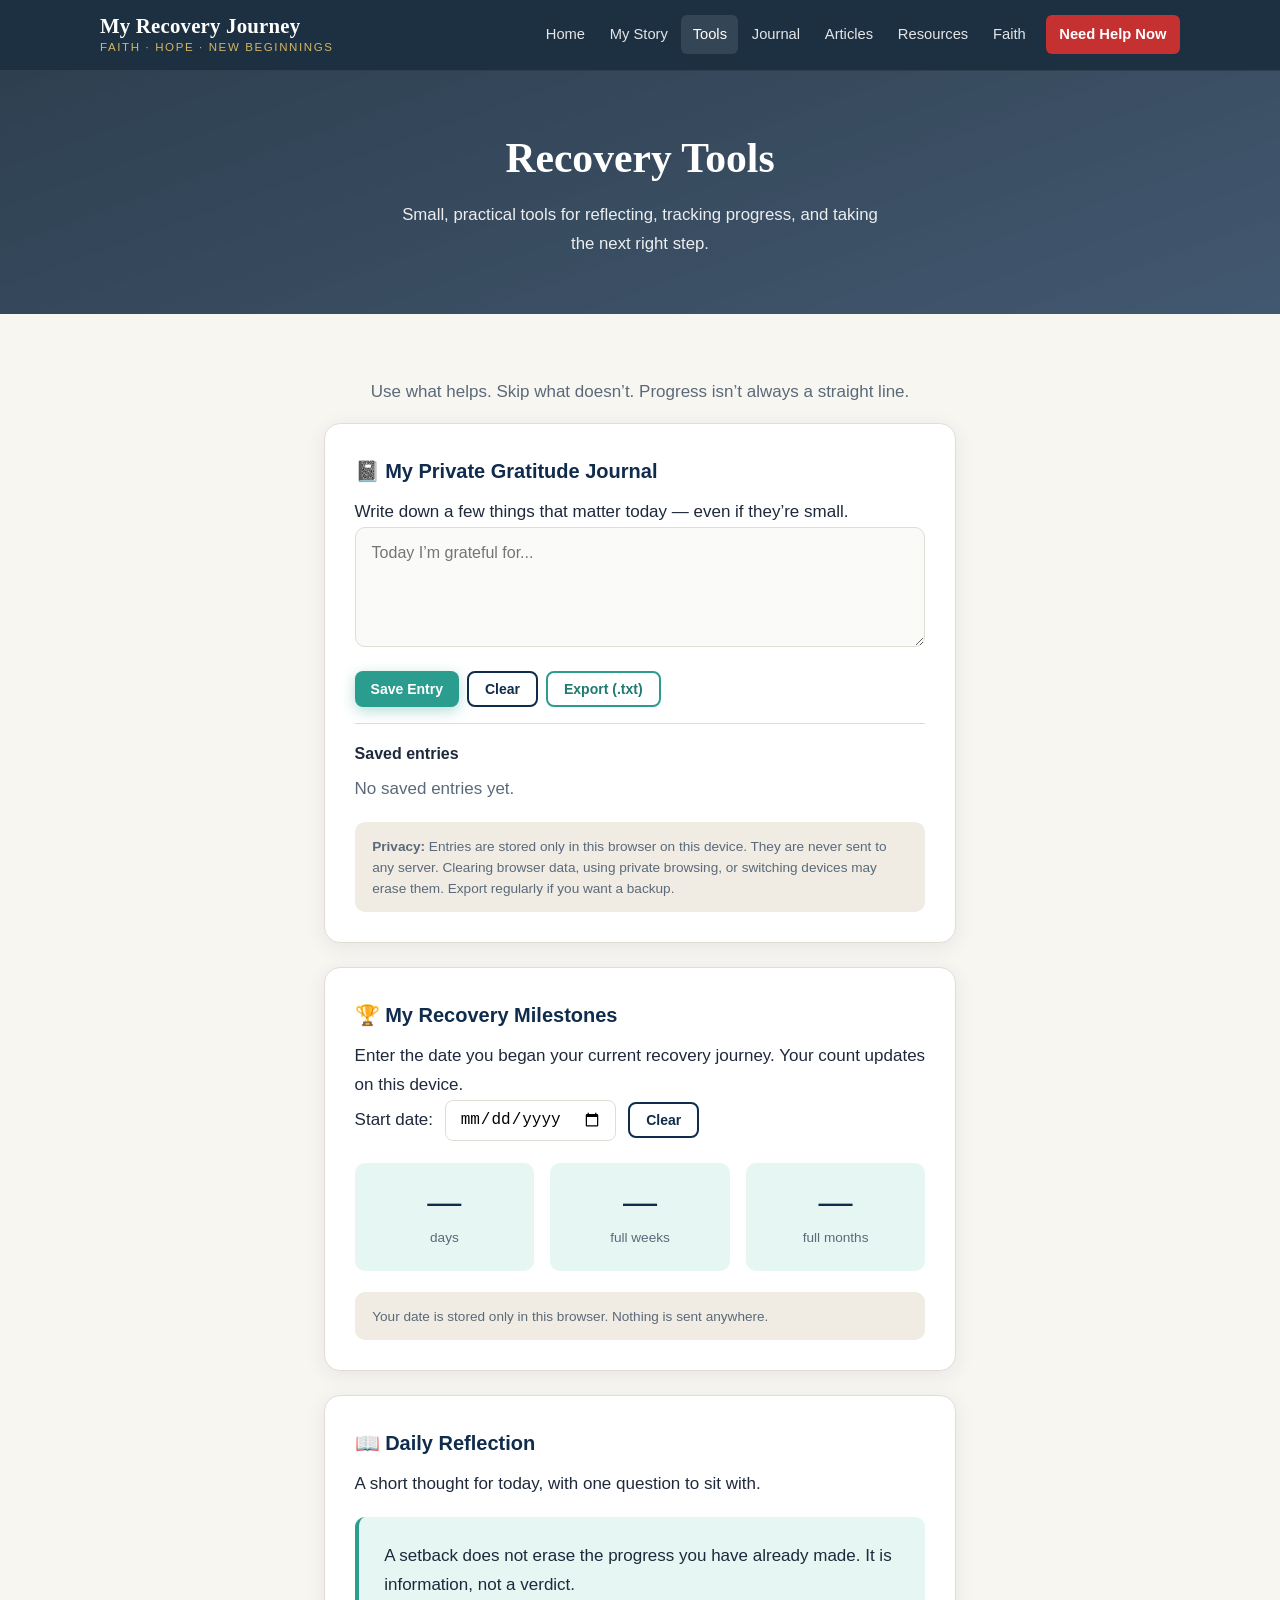
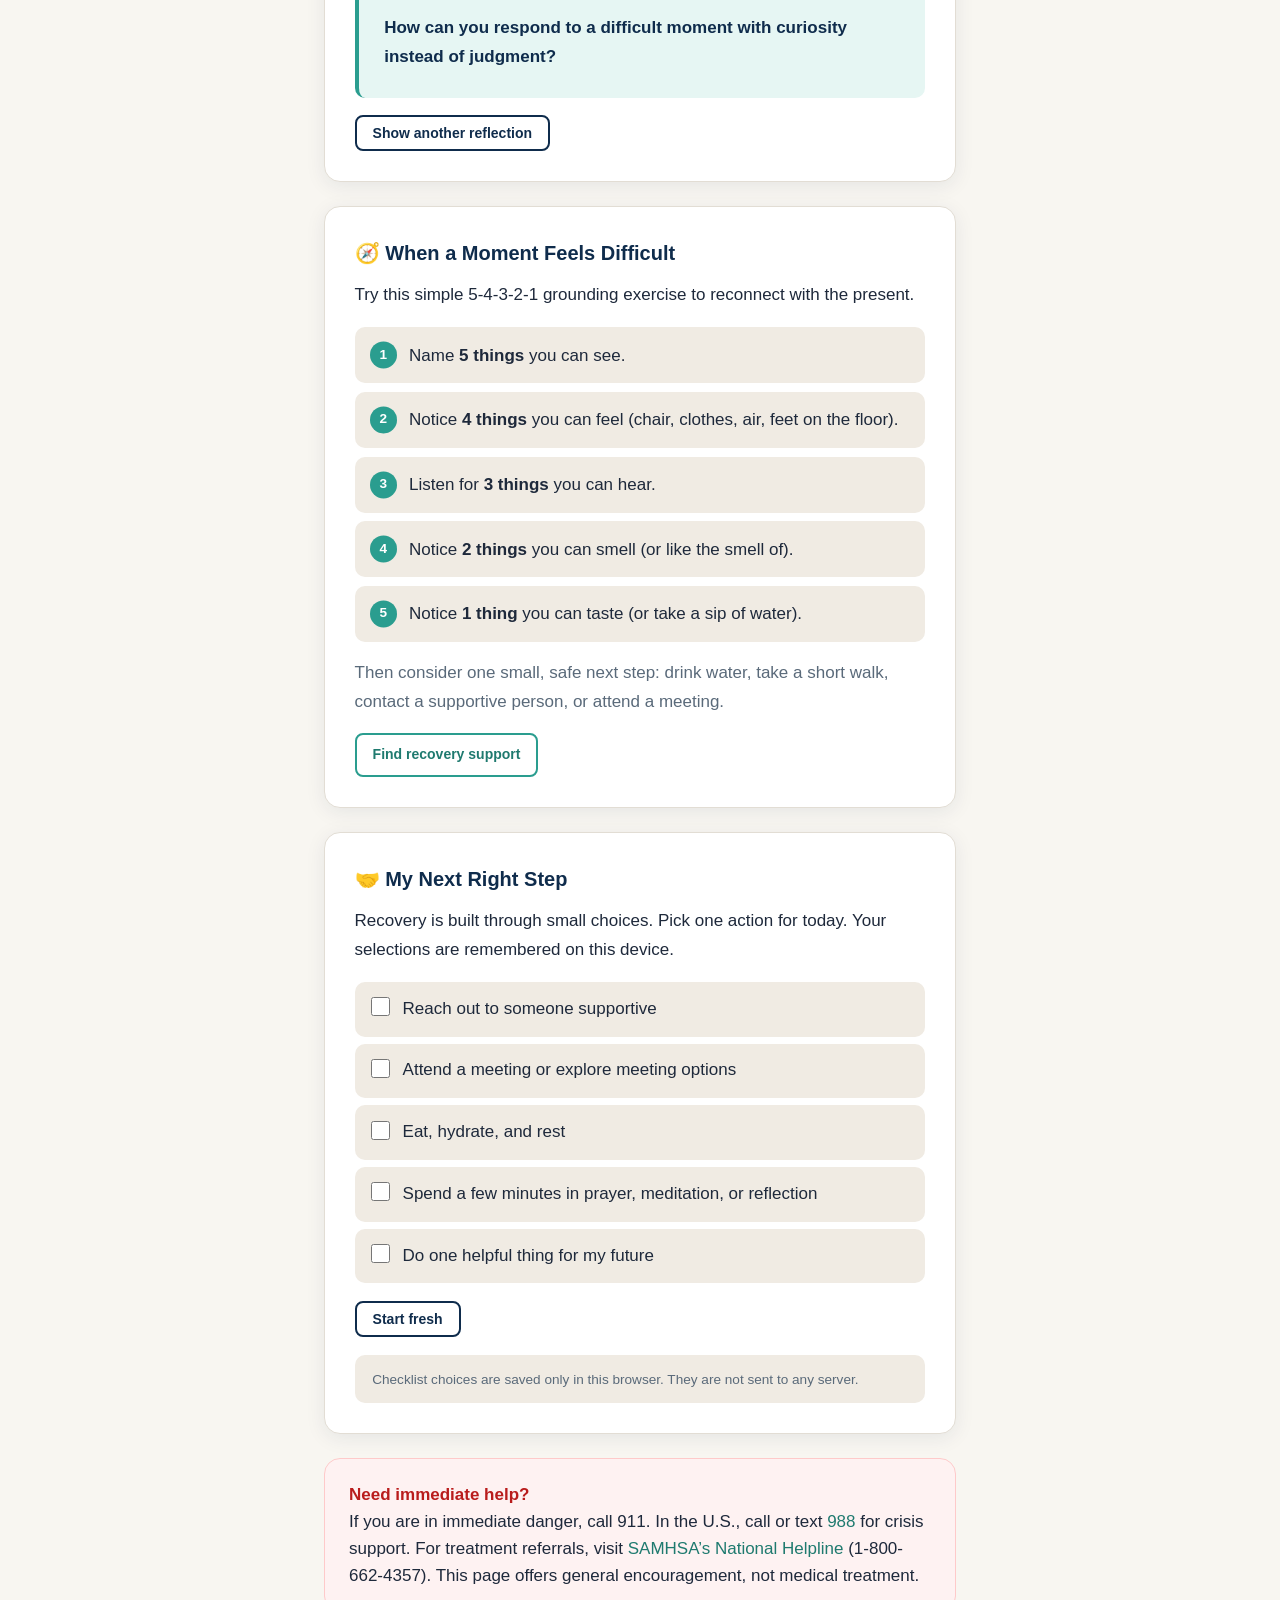
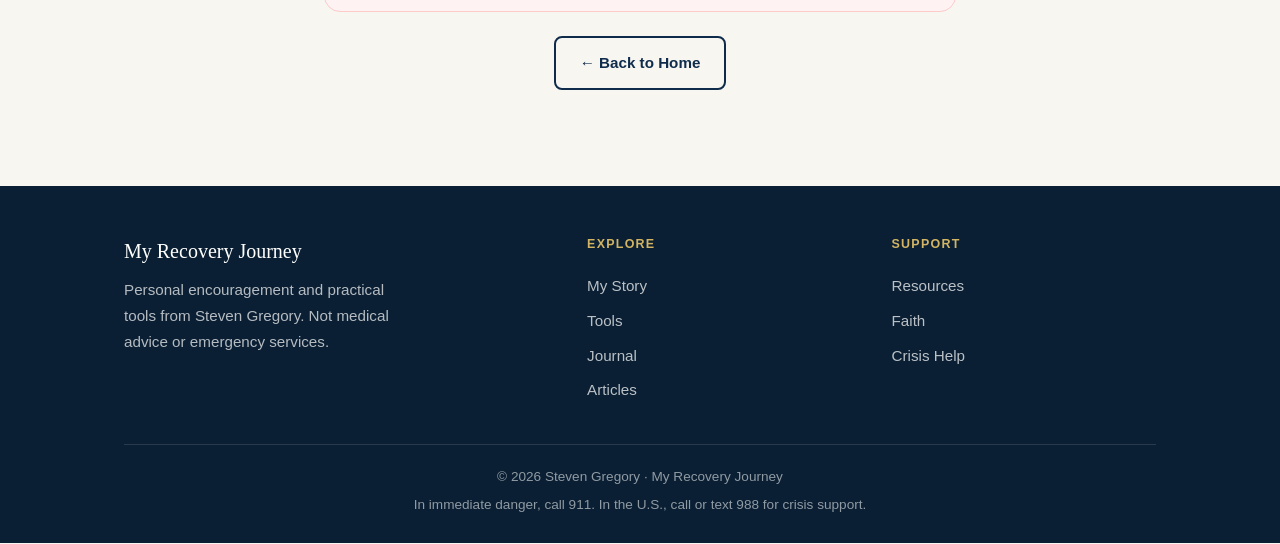
<file: recovery-tools.html>
<!DOCTYPE html>
<html lang="en">
<head>
  <meta charset="UTF-8" />
  <meta name="viewport" content="width=device-width, initial-scale=1" />
  <title>Recovery Tools | My Recovery Journey</title>
  <meta name="description" content="Free private recovery tools: gratitude journal, milestone counter, daily reflection, grounding exercise, and next-right-step checklist. Data stays on your device." />
  <link rel="stylesheet" href="css/styles.css" />
</head>
<body>
  <header class="site-header">
    <div class="container header-inner">
      <a href="index.html" class="logo">
        My Recovery Journey
        <span>Faith · Hope · New Beginnings</span>
      </a>
      <button class="nav-toggle" aria-label="Menu" aria-expanded="false">☰</button>
      <nav class="main-nav">
        <a href="index.html">Home</a>
        <a href="my-journey.html">My Story</a>
        <a href="recovery-tools.html">Tools</a>
        <a href="journal.html">Journal</a>
        <a href="articles.html">Articles</a>
        <a href="resources.html">Resources</a>
        <a href="faith.html">Faith</a>
        <a href="resources.html#crisis" class="crisis-btn">Need Help Now</a>
      </nav>
    </div>
  </header>

  <div class="page-hero">
    <div class="container">
      <h1>Recovery Tools</h1>
      <p>Small, practical tools for reflecting, tracking progress, and taking the next right step.</p>
    </div>
  </div>

  <section>
    <div class="container container-narrow">
      <p class="muted text-center mb-2">Use what helps. Skip what doesn’t. Progress isn’t always a straight line.</p>

      <!-- Gratitude Journal -->
      <div class="tool-card" id="journal">
        <h3>📓 My Private Gratitude Journal</h3>
        <p>Write down a few things that matter today — even if they’re small.</p>
        <div class="journal-area">
          <textarea id="journal-text" placeholder="Today I’m grateful for..."></textarea>
          <div class="journal-actions">
            <button type="button" class="btn btn-primary btn-sm" id="journal-save">Save Entry</button>
            <button type="button" class="btn btn-outline btn-sm" id="journal-clear">Clear</button>
            <button type="button" class="btn btn-teal-outline btn-sm" id="journal-export">Export (.txt)</button>
          </div>
        </div>
        <div class="saved-entries">
          <h4 style="font-size:1rem;margin-bottom:0.5rem;">Saved entries</h4>
          <div id="saved-entries-list"></div>
        </div>
        <p class="privacy-note">
          <strong>Privacy:</strong> Entries are stored only in this browser on this device. They are never sent to any server. Clearing browser data, using private browsing, or switching devices may erase them. Export regularly if you want a backup.
        </p>
      </div>

      <!-- Milestones -->
      <div class="tool-card" id="milestones">
        <h3>🏆 My Recovery Milestones</h3>
        <p>Enter the date you began your current recovery journey. Your count updates on this device.</p>
        <div class="date-input-row">
          <label for="start-date">Start date:</label>
          <input type="date" id="start-date" />
          <button type="button" class="btn btn-outline btn-sm" id="clear-date">Clear</button>
        </div>
        <div class="milestone-display">
          <div class="milestone-box">
            <div class="number" id="count-days">—</div>
            <div class="label">days</div>
          </div>
          <div class="milestone-box">
            <div class="number" id="count-weeks">—</div>
            <div class="label">full weeks</div>
          </div>
          <div class="milestone-box">
            <div class="number" id="count-months">—</div>
            <div class="label">full months</div>
          </div>
        </div>
        <p class="privacy-note">Your date is stored only in this browser. Nothing is sent anywhere.</p>
      </div>

      <!-- Daily Reflection -->
      <div class="tool-card" id="reflection">
        <h3>📖 Daily Reflection</h3>
        <p>A short thought for today, with one question to sit with.</p>
        <div class="reflection-box">
          <p id="reflection-text">Loading…</p>
          <p class="question" id="reflection-question"></p>
        </div>
        <button type="button" class="btn btn-outline btn-sm" id="new-reflection">Show another reflection</button>
      </div>

      <!-- Grounding -->
      <div class="tool-card" id="grounding">
        <h3>🧭 When a Moment Feels Difficult</h3>
        <p>Try this simple 5-4-3-2-1 grounding exercise to reconnect with the present.</p>
        <ol class="grounding-steps">
          <li>Name <strong>5 things</strong> you can see.</li>
          <li>Notice <strong>4 things</strong> you can feel (chair, clothes, air, feet on the floor).</li>
          <li>Listen for <strong>3 things</strong> you can hear.</li>
          <li>Notice <strong>2 things</strong> you can smell (or like the smell of).</li>
          <li>Notice <strong>1 thing</strong> you can taste (or take a sip of water).</li>
        </ol>
        <p class="muted">Then consider one small, safe next step: drink water, take a short walk, contact a supportive person, or attend a meeting.</p>
        <a href="resources.html" class="btn btn-teal-outline btn-sm mt-2">Find recovery support</a>
      </div>

      <!-- Next Right Step -->
      <div class="tool-card" id="next-step">
        <h3>🤝 My Next Right Step</h3>
        <p>Recovery is built through small choices. Pick one action for today. Your selections are remembered on this device.</p>
        <ul class="checklist" id="next-step-list">
          <li>
            <input type="checkbox" data-id="reach-out" id="step1" />
            <label for="step1">Reach out to someone supportive</label>
          </li>
          <li>
            <input type="checkbox" data-id="meeting" id="step2" />
            <label for="step2">Attend a meeting or explore meeting options</label>
          </li>
          <li>
            <input type="checkbox" data-id="rest" id="step3" />
            <label for="step3">Eat, hydrate, and rest</label>
          </li>
          <li>
            <input type="checkbox" data-id="pray" id="step4" />
            <label for="step4">Spend a few minutes in prayer, meditation, or reflection</label>
          </li>
          <li>
            <input type="checkbox" data-id="future" id="step5" />
            <label for="step5">Do one helpful thing for my future</label>
          </li>
        </ul>
        <button type="button" class="btn btn-outline btn-sm" id="reset-steps">Start fresh</button>
        <p class="privacy-note mt-2">
          Checklist choices are saved only in this browser. They are not sent to any server.
        </p>
      </div>

      <div class="crisis-banner">
        <strong>Need immediate help?</strong><br />
        If you are in immediate danger, call 911. In the U.S., call or text <a href="https://988lifeline.org/" target="_blank" rel="noopener">988</a> for crisis support. For treatment referrals, visit <a href="https://www.samhsa.gov/find-help/national-helpline" target="_blank" rel="noopener">SAMHSA’s National Helpline</a> (1-800-662-4357). This page offers general encouragement, not medical treatment.
      </div>

      <p class="text-center mt-3">
        <a href="index.html" class="btn btn-outline">← Back to Home</a>
      </p>
    </div>
  </section>

  <footer class="site-footer">
    <div class="container">
      <div class="footer-grid">
        <div>
          <div class="footer-brand">My Recovery Journey</div>
          <p style="font-size:0.95rem;opacity:0.85;max-width:280px;">
            Personal encouragement and practical tools from Steven Gregory. Not medical advice or emergency services.
          </p>
        </div>
        <div class="footer-links">
          <h4>Explore</h4>
          <a href="my-journey.html">My Story</a>
          <a href="recovery-tools.html">Tools</a>
          <a href="journal.html">Journal</a>
          <a href="articles.html">Articles</a>
        </div>
        <div class="footer-links">
          <h4>Support</h4>
          <a href="resources.html">Resources</a>
          <a href="faith.html">Faith</a>
          <a href="resources.html#crisis">Crisis Help</a>
        </div>
      </div>
      <div class="footer-bottom">
        <p>© 2026 Steven Gregory · My Recovery Journey</p>
        <p style="margin-top:0.35rem;">In immediate danger, call 911. In the U.S., call or text 988 for crisis support.</p>
      </div>
    </div>
  </footer>

  <script src="js/main.js"></script>
</body>
</html>
</file>
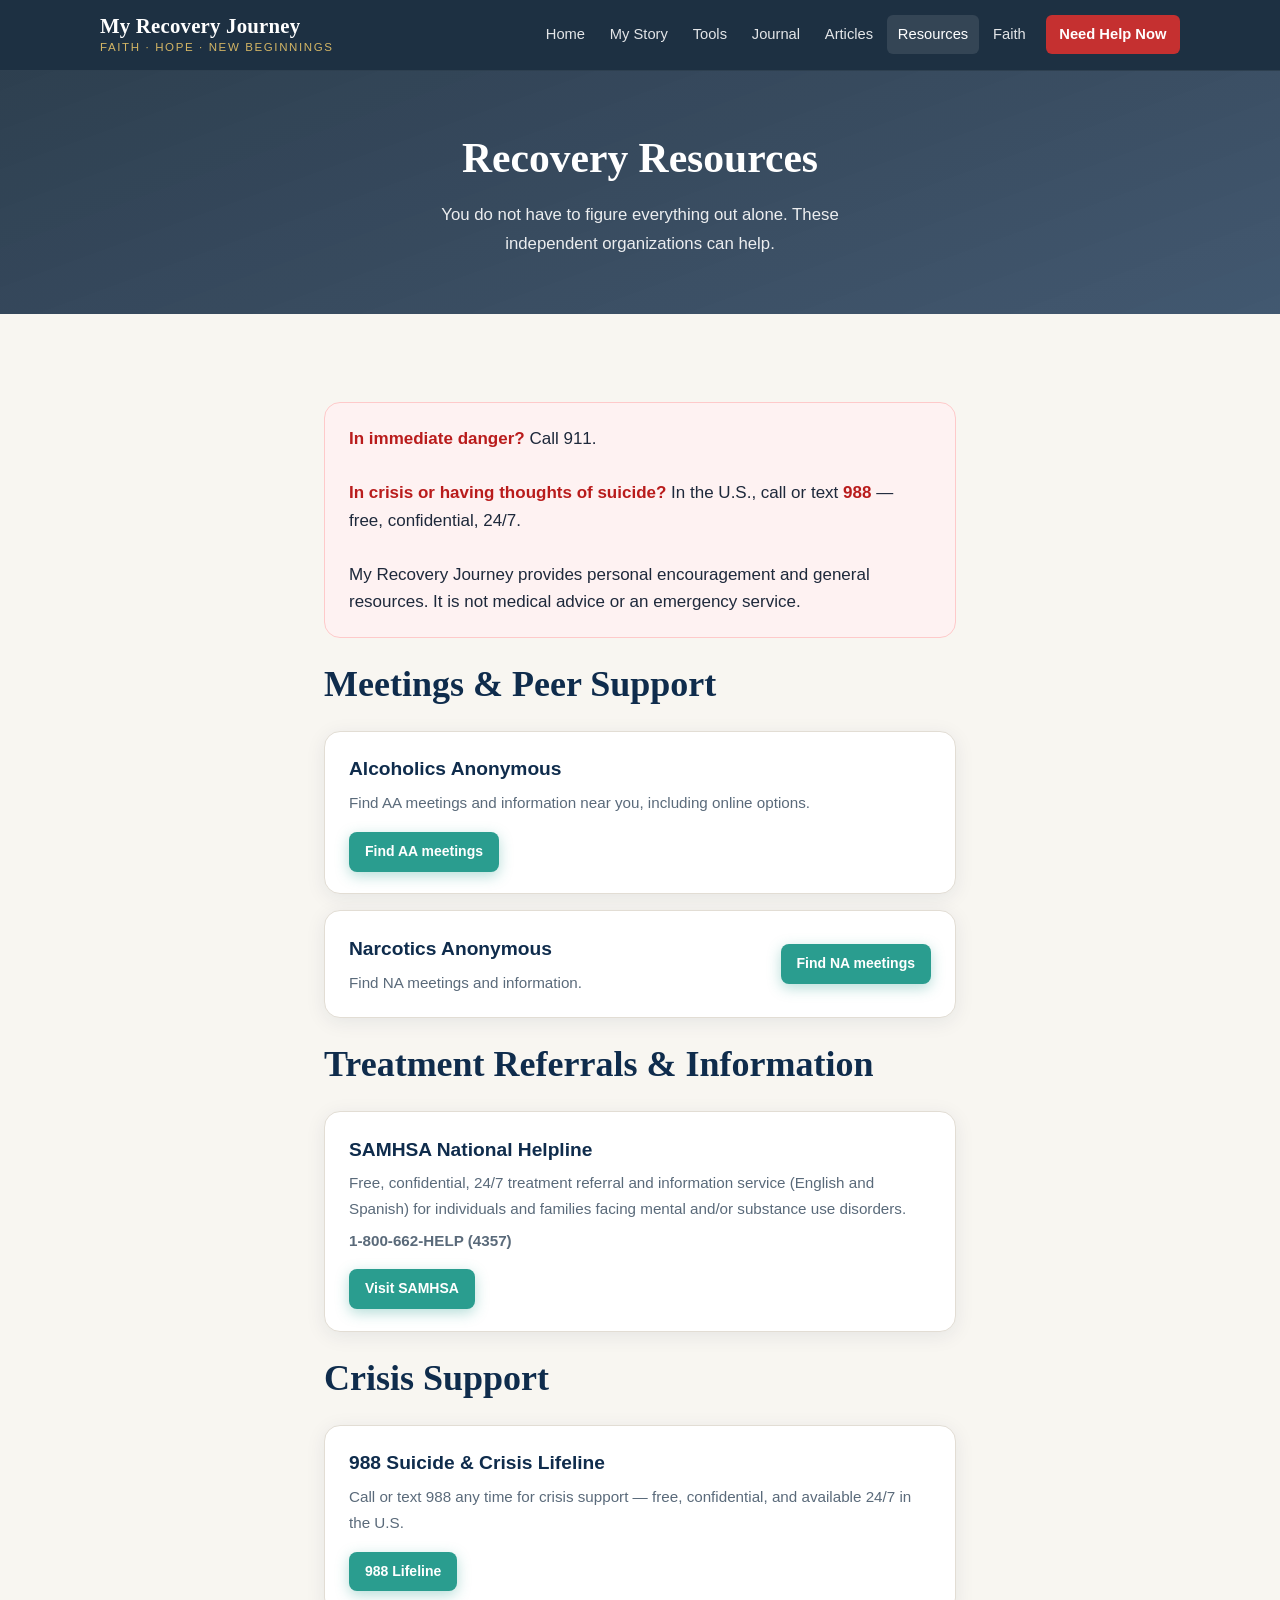
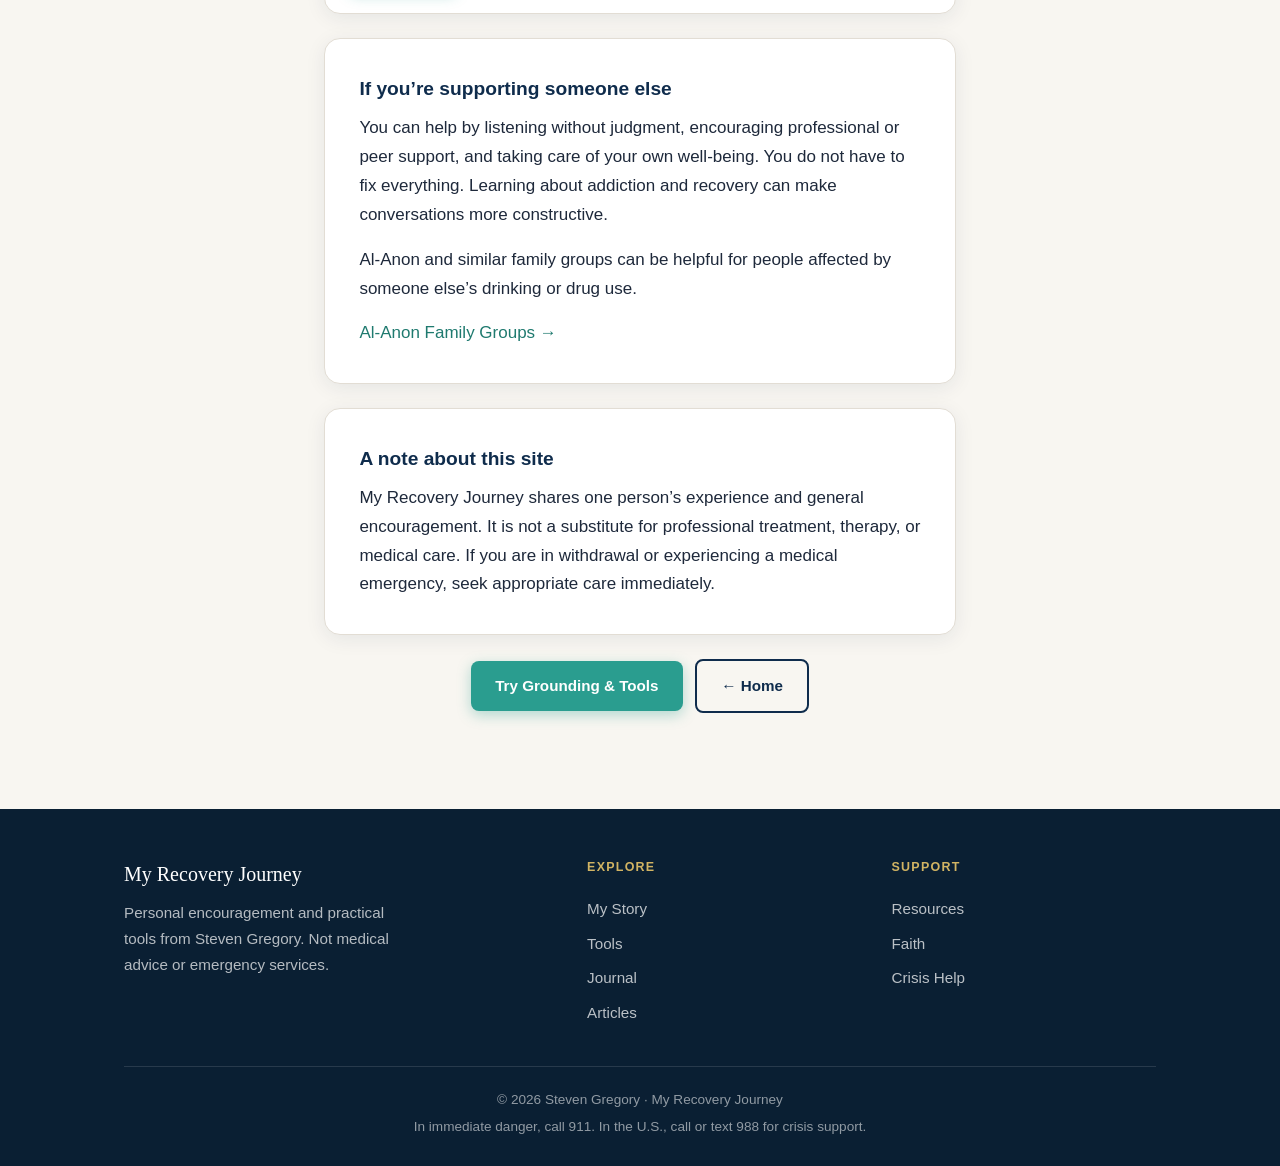
<file: resources.html>
<!DOCTYPE html>
<html lang="en">
<head>
  <meta charset="UTF-8" />
  <meta name="viewport" content="width=device-width, initial-scale=1" />
  <title>Recovery Resources | My Recovery Journey</title>
  <meta name="description" content="Links to AA, NA, SAMHSA, 988 Crisis Lifeline, and other trusted recovery support resources." />
  <link rel="stylesheet" href="css/styles.css" />
</head>
<body>
  <header class="site-header">
    <div class="container header-inner">
      <a href="index.html" class="logo">
        My Recovery Journey
        <span>Faith · Hope · New Beginnings</span>
      </a>
      <button class="nav-toggle" aria-label="Menu" aria-expanded="false">☰</button>
      <nav class="main-nav">
        <a href="index.html">Home</a>
        <a href="my-journey.html">My Story</a>
        <a href="recovery-tools.html">Tools</a>
        <a href="journal.html">Journal</a>
        <a href="articles.html">Articles</a>
        <a href="resources.html">Resources</a>
        <a href="faith.html">Faith</a>
        <a href="resources.html#crisis" class="crisis-btn">Need Help Now</a>
      </nav>
    </div>
  </header>

  <div class="page-hero">
    <div class="container">
      <h1>Recovery Resources</h1>
      <p>You do not have to figure everything out alone. These independent organizations can help.</p>
    </div>
  </div>

  <section>
    <div class="container container-narrow">

      <div class="crisis-banner" id="crisis">
        <strong>In immediate danger?</strong> Call 911.<br /><br />
        <strong>In crisis or having thoughts of suicide?</strong> In the U.S., call or text <a href="https://988lifeline.org/" target="_blank" rel="noopener"><strong>988</strong></a> — free, confidential, 24/7.<br /><br />
        My Recovery Journey provides personal encouragement and general resources. It is not medical advice or an emergency service.
      </div>

      <h2 class="mt-3">Meetings &amp; Peer Support</h2>
      <div class="resource-list">
        <div class="resource-item">
          <div>
            <h3>Alcoholics Anonymous</h3>
            <p>Find AA meetings and information near you, including online options.</p>
          </div>
          <a href="https://www.aa.org/find-aa" class="btn btn-primary btn-sm" target="_blank" rel="noopener">Find AA meetings</a>
        </div>
        <div class="resource-item">
          <div>
            <h3>Narcotics Anonymous</h3>
            <p>Find NA meetings and information.</p>
          </div>
          <a href="https://na.org/meetingsearch/" class="btn btn-primary btn-sm" target="_blank" rel="noopener">Find NA meetings</a>
        </div>
      </div>

      <h2 class="mt-3">Treatment Referrals &amp; Information</h2>
      <div class="resource-list">
        <div class="resource-item">
          <div>
            <h3>SAMHSA National Helpline</h3>
            <p>Free, confidential, 24/7 treatment referral and information service (English and Spanish) for individuals and families facing mental and/or substance use disorders.</p>
            <p style="margin-top:0.35rem;"><strong>1-800-662-HELP (4357)</strong></p>
          </div>
          <a href="https://www.samhsa.gov/find-help/national-helpline" class="btn btn-primary btn-sm" target="_blank" rel="noopener">Visit SAMHSA</a>
        </div>
      </div>

      <h2 class="mt-3">Crisis Support</h2>
      <div class="resource-list">
        <div class="resource-item">
          <div>
            <h3>988 Suicide &amp; Crisis Lifeline</h3>
            <p>Call or text 988 any time for crisis support — free, confidential, and available 24/7 in the U.S.</p>
          </div>
          <a href="https://988lifeline.org/" class="btn btn-primary btn-sm" target="_blank" rel="noopener">988 Lifeline</a>
        </div>
      </div>

      <div class="content-block mt-3">
        <h3>If you’re supporting someone else</h3>
        <p>
          You can help by listening without judgment, encouraging professional or peer support, and taking care of your own well-being. You do not have to fix everything. Learning about addiction and recovery can make conversations more constructive.
        </p>
        <p>
          Al-Anon and similar family groups can be helpful for people affected by someone else’s drinking or drug use.
        </p>
        <p>
          <a href="https://al-anon.org/" target="_blank" rel="noopener">Al-Anon Family Groups →</a>
        </p>
      </div>

      <div class="content-block">
        <h3>A note about this site</h3>
        <p>
          My Recovery Journey shares one person’s experience and general encouragement. It is not a substitute for professional treatment, therapy, or medical care. If you are in withdrawal or experiencing a medical emergency, seek appropriate care immediately.
        </p>
      </div>

      <p class="text-center mt-3">
        <a href="recovery-tools.html" class="btn btn-primary">Try Grounding &amp; Tools</a>
        <a href="index.html" class="btn btn-outline" style="margin-left:0.5rem;">← Home</a>
      </p>
    </div>
  </section>

  <footer class="site-footer">
    <div class="container">
      <div class="footer-grid">
        <div>
          <div class="footer-brand">My Recovery Journey</div>
          <p style="font-size:0.95rem;opacity:0.85;max-width:280px;">
            Personal encouragement and practical tools from Steven Gregory. Not medical advice or emergency services.
          </p>
        </div>
        <div class="footer-links">
          <h4>Explore</h4>
          <a href="my-journey.html">My Story</a>
          <a href="recovery-tools.html">Tools</a>
          <a href="journal.html">Journal</a>
          <a href="articles.html">Articles</a>
        </div>
        <div class="footer-links">
          <h4>Support</h4>
          <a href="resources.html">Resources</a>
          <a href="faith.html">Faith</a>
          <a href="resources.html#crisis">Crisis Help</a>
        </div>
      </div>
      <div class="footer-bottom">
        <p>© 2026 Steven Gregory · My Recovery Journey</p>
        <p style="margin-top:0.35rem;">In immediate danger, call 911. In the U.S., call or text 988 for crisis support.</p>
      </div>
    </div>
  </footer>

  <script src="js/main.js"></script>
</body>
</html>
</file>
<file: css/styles.css>
/* My Recovery Journey - Refined Visual Design */

:root {
  --navy: #0f2c4c;
  --navy-mid: #1a3a5c;
  --navy-dark: #0a1f33;
  --teal: #2a9d8f;
  --teal-dark: #1f7a6f;
  --teal-soft: #e6f6f3;
  --gold: #c9a227;
  --cream: #f8f6f1;
  --warm-white: #ffffff;
  --sand: #f0ebe3;
  --text: #1e293b;
  --text-muted: #5a6a7a;
  --border: #e2ddd4;
  --shadow: 0 4px 20px rgba(15, 44, 76, 0.08);
  --shadow-lg: 0 12px 40px rgba(15, 44, 76, 0.12);
  --radius: 16px;
  --radius-sm: 10px;
  --font-serif: "Georgia", "Times New Roman", "Palatino", serif;
  --font-sans: -apple-system, BlinkMacSystemFont, "Segoe UI", Roboto, "Helvetica Neue", Arial, sans-serif;
}

* { box-sizing: border-box; margin: 0; padding: 0; }
html { scroll-behavior: smooth; }

body {
  font-family: var(--font-sans);
  color: var(--text);
  background: var(--cream);
  line-height: 1.7;
  font-size: 17px;
  -webkit-font-smoothing: antialiased;
}

img { max-width: 100%; height: auto; display: block; }
a { color: var(--teal-dark); text-decoration: none; transition: color 0.2s ease; }
a:hover { color: var(--navy); }

.container { width: 100%; max-width: 1080px; margin: 0 auto; padding: 0 1.5rem; }
.container-narrow { max-width: 680px; }

/* Header */
.site-header {
  background: rgba(10, 31, 51, 0.92);
  backdrop-filter: blur(12px);
  -webkit-backdrop-filter: blur(12px);
  color: white;
  position: sticky;
  top: 0;
  z-index: 100;
  border-bottom: 1px solid rgba(255,255,255,0.08);
}
.header-inner {
  display: flex;
  align-items: center;
  justify-content: space-between;
  padding: 0.9rem 0;
  gap: 1rem;
}
.logo {
  font-family: var(--font-serif);
  font-size: 1.3rem;
  font-weight: 600;
  color: white;
  letter-spacing: 0.01em;
  line-height: 1.2;
}
.logo span {
  color: rgba(232, 196, 104, 0.9);
  font-weight: 400;
  font-size: 0.72rem;
  display: block;
  letter-spacing: 0.14em;
  text-transform: uppercase;
  margin-top: 2px;
  font-family: var(--font-sans);
}
.nav-toggle {
  display: none;
  background: transparent;
  border: 1px solid rgba(255,255,255,0.25);
  color: white;
  padding: 0.4rem 0.7rem;
  border-radius: 6px;
  cursor: pointer;
  font-size: 1.15rem;
}
.main-nav { display: flex; align-items: center; gap: 0.15rem; }
.main-nav a {
  color: rgba(255,255,255,0.88);
  padding: 0.45rem 0.7rem;
  border-radius: 6px;
  font-size: 0.92rem;
  font-weight: 500;
}
.main-nav a:hover, .main-nav a.active {
  background: rgba(255,255,255,0.1);
  color: white;
}
.crisis-btn {
  background: #c53030 !important;
  color: white !important;
  font-weight: 600 !important;
  margin-left: 0.4rem;
  padding: 0.45rem 0.85rem !important;
}
.crisis-btn:hover { background: #9b2c2c !important; }

/* Hero with mountain photo */
.hero {
  position: relative;
  min-height: 540px;
  display: flex;
  align-items: center;
  justify-content: center;
  text-align: center;
  color: white;
  overflow: hidden;
  background:
    linear-gradient(160deg, rgba(10, 31, 51, 0.72) 0%, rgba(15, 44, 76, 0.5) 45%, rgba(26, 58, 92, 0.65) 100%),
    url("https://images.unsplash.com/photo-1464822759023-fed622ff2c3b?auto=format&fit=crop&w=1920&q=80") center/cover no-repeat;
}
.hero::after {
  content: "";
  position: absolute;
  bottom: 0; left: 0; right: 0;
  height: 100px;
  background: linear-gradient(to top, var(--cream), transparent);
  pointer-events: none;
}
.hero-content {
  position: relative;
  z-index: 2;
  padding: 4.5rem 1.5rem 5.5rem;
  max-width: 720px;
}
.hero-tag {
  font-size: 0.78rem;
  letter-spacing: 0.16em;
  text-transform: uppercase;
  color: rgba(232, 196, 104, 0.95);
  margin-bottom: 1rem;
  font-weight: 600;
}
.hero h1 {
  font-family: var(--font-serif);
  font-size: clamp(2.4rem, 6vw, 3.4rem);
  font-weight: 600;
  line-height: 1.15;
  margin-bottom: 0.85rem;
  text-shadow: 0 2px 20px rgba(0,0,0,0.25);
}
.hero .tagline {
  font-size: 1.25rem;
  opacity: 0.95;
  margin-bottom: 1.35rem;
  font-weight: 500;
  font-family: var(--font-serif);
  font-style: italic;
}
.hero p.intro {
  max-width: 540px;
  margin: 0 auto 2rem;
  opacity: 0.92;
  font-size: 1.05rem;
  line-height: 1.65;
}
.hero-actions {
  display: flex;
  flex-wrap: wrap;
  gap: 0.75rem;
  justify-content: center;
}

/* Buttons */
.btn {
  display: inline-flex;
  align-items: center;
  justify-content: center;
  gap: 0.4rem;
  padding: 0.75rem 1.5rem;
  border-radius: 8px;
  font-weight: 600;
  font-size: 0.95rem;
  border: none;
  cursor: pointer;
  transition: all 0.2s ease;
  text-decoration: none;
}
.btn-primary {
  background: var(--teal);
  color: white;
  box-shadow: 0 4px 14px rgba(42, 157, 143, 0.35);
}
.btn-primary:hover {
  background: var(--teal-dark);
  color: white;
  transform: translateY(-1px);
}
.btn-secondary {
  background: rgba(255,255,255,0.12);
  color: white;
  border: 1px solid rgba(255,255,255,0.35);
  backdrop-filter: blur(4px);
}
.btn-secondary:hover {
  background: rgba(255,255,255,0.22);
  color: white;
}
.btn-outline {
  background: transparent;
  color: var(--navy);
  border: 2px solid var(--navy);
}
.btn-outline:hover { background: var(--navy); color: white; }
.btn-teal-outline {
  background: transparent;
  color: var(--teal-dark);
  border: 2px solid var(--teal);
}
.btn-teal-outline:hover { background: var(--teal); color: white; }
.btn-sm { padding: 0.5rem 1rem; font-size: 0.875rem; }

/* Sections */
section { padding: 4rem 0; }
.section-label {
  font-size: 0.72rem;
  letter-spacing: 0.14em;
  text-transform: uppercase;
  color: var(--teal-dark);
  font-weight: 700;
  margin-bottom: 0.6rem;
}
h2 {
  font-family: var(--font-serif);
  font-size: clamp(1.7rem, 3.5vw, 2.25rem);
  color: var(--navy);
  margin-bottom: 1rem;
  line-height: 1.25;
  font-weight: 600;
}
h3 {
  font-size: 1.2rem;
  color: var(--navy);
  margin-bottom: 0.5rem;
  font-weight: 600;
}
.lead {
  font-size: 1.1rem;
  color: var(--text-muted);
  max-width: 580px;
  line-height: 1.65;
}

/* Cards */
.card-grid {
  display: grid;
  grid-template-columns: repeat(auto-fit, minmax(250px, 1fr));
  gap: 1.35rem;
  margin-top: 2rem;
}
.card {
  background: var(--warm-white);
  border-radius: var(--radius);
  padding: 1.75rem;
  box-shadow: var(--shadow);
  border: 1px solid var(--border);
  transition: transform 0.25s ease, box-shadow 0.25s ease;
}
.card:hover {
  transform: translateY(-3px);
  box-shadow: var(--shadow-lg);
}
.card-icon { font-size: 1.85rem; margin-bottom: 0.85rem; }
.card h3 { margin-bottom: 0.45rem; }
.card p {
  color: var(--text-muted);
  font-size: 0.95rem;
  margin-bottom: 1.1rem;
  line-height: 1.6;
}
.card a.card-link {
  font-weight: 600;
  font-size: 0.9rem;
  color: var(--teal-dark);
  display: inline-flex;
  align-items: center;
  gap: 0.3rem;
}
.card a.card-link:hover { color: var(--navy); }

/* Story */
.story-section {
  background: var(--warm-white);
  padding: 4.5rem 0;
}
.story-grid {
  display: grid;
  grid-template-columns: 0.9fr 1.3fr;
  gap: 3rem;
  align-items: center;
}
.story-photo {
  border-radius: var(--radius);
  aspect-ratio: 4/5;
  background:
    linear-gradient(to top, rgba(10,31,51,0.6) 0%, transparent 50%),
    url("https://images.unsplash.com/photo-1506905925346-21bda4d32df4?auto=format&fit=crop&w=800&q=80") center/cover no-repeat;
  box-shadow: var(--shadow-lg);
  position: relative;
  overflow: hidden;
  display: flex;
  align-items: flex-end;
  padding: 1.5rem;
  color: white;
}
.story-photo .photo-caption {
  font-size: 0.9rem;
  text-shadow: 0 1px 8px rgba(0,0,0,0.45);
}
.story-photo .photo-caption strong {
  display: block;
  font-size: 1.05rem;
  margin-bottom: 0.15rem;
}
.story-content blockquote {
  border-left: 3px solid var(--teal);
  padding-left: 1.35rem;
  margin: 1.6rem 0;
  font-style: italic;
  color: var(--text-muted);
  font-size: 1.1rem;
  font-family: var(--font-serif);
  line-height: 1.55;
}
.goals-list { display: grid; gap: 1.15rem; margin-top: 1.75rem; }
.goal-item { display: flex; gap: 1rem; align-items: flex-start; }
.goal-icon {
  font-size: 1.5rem;
  flex-shrink: 0;
  margin-top: 0.1rem;
  width: 2.5rem;
  height: 2.5rem;
  display: flex;
  align-items: center;
  justify-content: center;
  background: var(--teal-soft);
  border-radius: 10px;
}

/* Tools */
.tools-section {
  background: linear-gradient(180deg, var(--sand) 0%, var(--cream) 100%);
}
.tool-card {
  background: var(--warm-white);
  border-radius: var(--radius);
  padding: 1.85rem;
  box-shadow: var(--shadow);
  border: 1px solid var(--border);
  margin-bottom: 1.5rem;
}
.tool-card h3 {
  display: flex;
  align-items: center;
  gap: 0.55rem;
  margin-bottom: 0.65rem;
  font-size: 1.25rem;
}
.tool-card .privacy-note {
  font-size: 0.85rem;
  color: var(--text-muted);
  background: var(--sand);
  padding: 0.85rem 1.1rem;
  border-radius: var(--radius-sm);
  margin-top: 1.15rem;
  line-height: 1.55;
}
.journal-area textarea {
  width: 100%;
  min-height: 120px;
  padding: 1rem;
  border: 1px solid var(--border);
  border-radius: var(--radius-sm);
  font-family: inherit;
  font-size: 1rem;
  resize: vertical;
  margin-bottom: 0.85rem;
  background: #fafaf8;
  transition: border-color 0.2s, box-shadow 0.2s;
}
.journal-area textarea:focus {
  outline: none;
  border-color: var(--teal);
  box-shadow: 0 0 0 3px rgba(42, 157, 143, 0.15);
  background: white;
}
.journal-actions {
  display: flex;
  flex-wrap: wrap;
  gap: 0.5rem;
  margin-bottom: 1rem;
}
.saved-entries {
  margin-top: 1rem;
  border-top: 1px solid var(--border);
  padding-top: 1rem;
}
.entry-item {
  background: var(--sand);
  padding: 0.9rem 1.1rem;
  border-radius: var(--radius-sm);
  margin-bottom: 0.55rem;
  font-size: 0.95rem;
}
.entry-item .entry-date {
  font-size: 0.8rem;
  color: var(--text-muted);
  margin-bottom: 0.3rem;
  font-weight: 500;
}
.milestone-display {
  display: grid;
  grid-template-columns: repeat(3, 1fr);
  gap: 1rem;
  text-align: center;
  margin: 1.35rem 0;
}
.milestone-box {
  background: var(--teal-soft);
  padding: 1.35rem 0.75rem;
  border-radius: var(--radius-sm);
}
.milestone-box .number {
  font-size: 2.1rem;
  font-weight: 700;
  color: var(--navy);
  line-height: 1.1;
  font-family: var(--font-serif);
}
.milestone-box .label {
  font-size: 0.85rem;
  color: var(--text-muted);
  margin-top: 0.3rem;
}
.date-input-row {
  display: flex;
  flex-wrap: wrap;
  gap: 0.75rem;
  align-items: center;
  margin-bottom: 0.75rem;
}
.date-input-row input[type="date"] {
  padding: 0.6rem 0.85rem;
  border: 1px solid var(--border);
  border-radius: 8px;
  font-size: 1rem;
  background: white;
}
.checklist { list-style: none; margin: 1.1rem 0; }
.checklist li {
  display: flex;
  align-items: flex-start;
  gap: 0.8rem;
  padding: 0.8rem 1rem;
  border-radius: var(--radius-sm);
  margin-bottom: 0.45rem;
  background: var(--sand);
  cursor: pointer;
  transition: background 0.15s;
}
.checklist li:hover { background: #e8e2d8; }
.checklist li.checked {
  background: var(--teal-soft);
  text-decoration: line-through;
  color: var(--text-muted);
}
.checklist input[type="checkbox"] {
  width: 1.2rem;
  height: 1.2rem;
  margin-top: 0.15rem;
  accent-color: var(--teal);
  cursor: pointer;
  flex-shrink: 0;
}
.reflection-box {
  background: var(--teal-soft);
  border-radius: var(--radius-sm);
  padding: 1.6rem;
  margin: 1.1rem 0;
  min-height: 110px;
  border-left: 4px solid var(--teal);
}
.reflection-box .question {
  font-weight: 600;
  color: var(--navy);
  margin-top: 0.9rem;
}
.grounding-steps {
  counter-reset: step;
  list-style: none;
  margin: 1.1rem 0;
}
.grounding-steps li {
  counter-increment: step;
  padding: 0.95rem 1.1rem 0.95rem 3.4rem;
  position: relative;
  background: var(--sand);
  border-radius: var(--radius-sm);
  margin-bottom: 0.55rem;
  line-height: 1.5;
}
.grounding-steps li::before {
  content: counter(step);
  position: absolute;
  left: 0.95rem;
  top: 50%;
  transform: translateY(-50%);
  width: 1.7rem;
  height: 1.7rem;
  background: var(--teal);
  color: white;
  border-radius: 50%;
  display: flex;
  align-items: center;
  justify-content: center;
  font-weight: 700;
  font-size: 0.85rem;
}

/* Resources */
.resource-list { display: grid; gap: 1rem; margin-top: 1.5rem; }
.resource-item {
  background: var(--warm-white);
  border: 1px solid var(--border);
  border-radius: var(--radius);
  padding: 1.35rem 1.5rem;
  display: flex;
  flex-wrap: wrap;
  justify-content: space-between;
  align-items: center;
  gap: 1rem;
  box-shadow: var(--shadow);
}
.resource-item h3 { margin-bottom: 0.25rem; }
.resource-item p { color: var(--text-muted); font-size: 0.95rem; }
.crisis-banner {
  background: #fef2f2;
  border: 1px solid #fecaca;
  border-radius: var(--radius);
  padding: 1.35rem 1.5rem;
  margin: 1.5rem 0;
  line-height: 1.6;
}
.crisis-banner strong { color: #b91c1c; }

/* Journal */
.post-list { display: grid; gap: 1.75rem; margin-top: 1.5rem; }
.post-card {
  background: var(--warm-white);
  border-radius: var(--radius);
  padding: 2rem;
  box-shadow: var(--shadow);
  border: 1px solid var(--border);
}
.post-meta {
  font-size: 0.85rem;
  color: var(--text-muted);
  margin-bottom: 0.55rem;
  font-weight: 500;
}
.post-card h2 { font-size: 1.45rem; margin-bottom: 0.9rem; }
.post-card .excerpt p { margin-bottom: 0.9rem; color: var(--text); }
.post-card .excerpt p:last-child { margin-bottom: 0; }

/* Footer */
.site-footer {
  background: var(--navy-dark);
  color: rgba(255,255,255,0.82);
  padding: 3rem 0 1.75rem;
  margin-top: 2rem;
}
.footer-grid {
  display: grid;
  grid-template-columns: 1.6fr 1fr 1fr;
  gap: 2.5rem;
  margin-bottom: 2.25rem;
}
.footer-brand {
  font-family: var(--font-serif);
  font-size: 1.25rem;
  color: white;
  margin-bottom: 0.6rem;
}
.footer-links h4 {
  color: rgba(232, 196, 104, 0.9);
  font-size: 0.78rem;
  margin-bottom: 0.85rem;
  text-transform: uppercase;
  letter-spacing: 0.1em;
  font-weight: 600;
}
.footer-links a {
  display: block;
  color: rgba(255,255,255,0.72);
  padding: 0.28rem 0;
  font-size: 0.95rem;
}
.footer-links a:hover { color: white; }
.footer-bottom {
  border-top: 1px solid rgba(255,255,255,0.12);
  padding-top: 1.35rem;
  font-size: 0.85rem;
  color: rgba(255,255,255,0.55);
  text-align: center;
  line-height: 1.6;
}

/* Utils */
.text-center { text-align: center; }
.mt-1 { margin-top: 0.5rem; }
.mt-2 { margin-top: 1rem; }
.mt-3 { margin-top: 1.5rem; }
.mb-2 { margin-bottom: 1rem; }
.muted { color: var(--text-muted); }
.badge {
  display: inline-block;
  background: var(--teal-soft);
  color: var(--teal-dark);
  font-size: 0.72rem;
  font-weight: 600;
  padding: 0.22rem 0.6rem;
  border-radius: 999px;
  letter-spacing: 0.04em;
}
.coming-soon { opacity: 0.8; }
.coming-soon .badge { background: #fef3c7; color: #b45309; }

/* Page hero */
.page-hero {
  background:
    linear-gradient(160deg, rgba(10, 31, 51, 0.85) 0%, rgba(15, 44, 76, 0.78) 100%),
    url("https://images.unsplash.com/photo-1464822759023-fed622ff2c3b?auto=format&fit=crop&w=1600&q=80") center/cover no-repeat;
  color: white;
  padding: 3.25rem 0 3.5rem;
  text-align: center;
  position: relative;
}
.page-hero h1 {
  font-family: var(--font-serif);
  font-size: clamp(1.9rem, 4.5vw, 2.6rem);
  margin-bottom: 0.5rem;
  font-weight: 600;
}
.page-hero p {
  opacity: 0.9;
  max-width: 480px;
  margin: 0 auto;
  font-size: 1.05rem;
}
.content-block {
  background: var(--warm-white);
  border-radius: var(--radius);
  padding: 2.15rem;
  box-shadow: var(--shadow);
  border: 1px solid var(--border);
  margin-bottom: 1.5rem;
}
.content-block p + p { margin-top: 1rem; }

/* Values strip */
.values-strip {
  background: var(--navy);
  color: white;
  padding: 3.25rem 0;
}
.values-strip h2 { color: white; text-align: center; margin-bottom: 2rem; }
.values-strip .card {
  background: rgba(255,255,255,0.06);
  border: 1px solid rgba(255,255,255,0.12);
  color: white;
}
.values-strip .card h3 { color: rgba(232, 196, 104, 0.95); }
.values-strip .card p { color: rgba(255,255,255,0.8); }

/* Responsive */
@media (max-width: 800px) {
  .nav-toggle { display: block; }
  .main-nav {
    display: none;
    position: absolute;
    top: 100%; left: 0; right: 0;
    background: var(--navy-dark);
    flex-direction: column;
    padding: 0.75rem;
    gap: 0.2rem;
    box-shadow: var(--shadow-lg);
    border-top: 1px solid rgba(255,255,255,0.08);
  }
  .main-nav.open { display: flex; }
  .main-nav a { width: 100%; padding: 0.75rem 1rem; }
  .crisis-btn { margin-left: 0; margin-top: 0.35rem; }
  .story-grid { grid-template-columns: 1fr; gap: 2rem; }
  .story-photo { aspect-ratio: 16/10; max-height: 280px; }
  .footer-grid { grid-template-columns: 1fr; gap: 1.75rem; }
  .milestone-display { grid-template-columns: 1fr; }
  .hero { min-height: 460px; }
  .hero-content { padding: 3.5rem 1.25rem 4.5rem; }
}
@media (max-width: 480px) {
  body { font-size: 16px; }
  .hero-actions { flex-direction: column; }
  .btn { width: 100%; }
  .container { padding: 0 1.15rem; }
}
</file>
